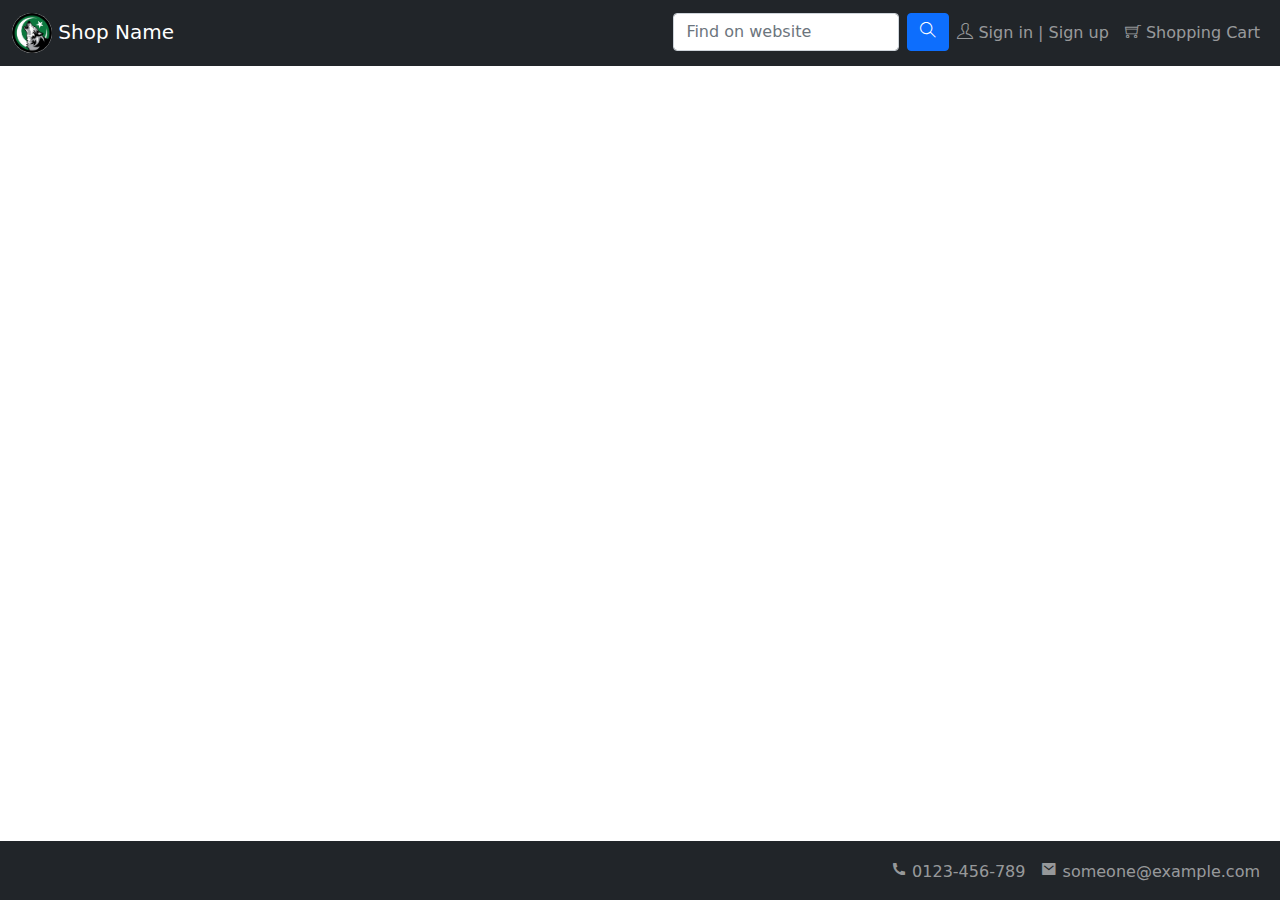
<file: index.html>
<!DOCTYPE html>
<html lang="en">
<head>
    <meta charset="UTF-8">
    <meta http-equiv="X-UA-Compatible" content="IE=edge">
    <meta name="viewport" content="width=device-width, initial-scale=1.0">
    <link rel="stylesheet" href="./asset/css/style.css">
    <link href="./bootstrap-5.0.2-dist/css/bootstrap.min.css" rel="stylesheet" integrity="sha384-EVSTQN3/azprG1Anm3QDgpJLIm9Nao0Yz1ztcQTwFspd3yD65VohhpuuCOmLASjC" crossorigin="anonymous">
    <link href="./asset/themify-icons/themify-icons.css" rel="stylesheet">
    <link rel="stylesheet" href="./asset/fonts/remixicon.css">
    <title>Hello World</title>
</head>
<body>
    <div id="header"  >
        <br><br><br>

        <nav class="navbar navbar-expand-lg navbar-dark bg-dark fixed-top">
            <div class="container-fluid">
                <a class="navbar-brand" href="index.html">
                    <img src="./asset/image/Untitled.png" alt="Logo" style="width:40px;" class="rounded-pill"> Shop Name
                </a>
                <div class="d-flex flex-grow-1">
                    <div class="w-100 text-right">
                        <button class="navbar-toggler" type="button" data-bs-toggle="collapse" data-bs-target="#mynavbar">
                            <span class="navbar-toggler-icon"></span>
                        </button>
                    </div>
                </div>
                <div class="collapse navbar-collapse flex-grow-1 text-right" id="mynavbar">
                    <ul class="navbar-nav ms-auto flex-nowrap">
                        <li class="nav-item">
                            <form class="d-flex">
                                <input class="form-control me-2" type="text" placeholder="Find on website">
                                <button class="btn btn-primary" type="button">
                                    <i class="ti-search"></i>
                                </button>
                            </form>
                        </li>
                        <li class="nav-item">
                            <a class="nav-link" href="./login.html">
                                <i class="ti-user"></i> Sign in | Sign up
                            </a>
                        </li>
                        <li class="nav-item">
                            <a class="nav-link" href="javascript:void(0)">
                                <i class="ti-shopping-cart"></i> Shopping Cart
                            </a>
                        </li>

                    </ul>
                </div>
            </div>
        </nav>

        <!-- <nav class="navbar navbar-expand-sm navbar-dark bg-dark fixed-top" id="navbar_top"> 
            <div class="container-fluid">
            <a class="navbar-brand" href="index.html">
                <img src="./asset/image/Untitled.png" alt="Logo" style="width:40px;" class="rounded-pill"> Shop Name
            </a>
            <button class="navbar-toggler" 
                    type="button" 
                    data-bs-toggle="collapse" 
                    data-bs-target="#mynavbar">
                    <span class="navbar-toggler-icon"></span>
            </button>
            <div class="d-flex align-items-center">
                <div class="collapse navbar-collapse" id="mynavbar">
                    <form class="d-flex">
                        <input class="form-control me-2" type="text" placeholder="Find on website">
                        <button class="btn btn-primary" type="button">
                            <i class="ti-search"></i>
                        </button>
                    </form>
                    <ul class="navbar-nav me-auto">
                    <li class="nav-item">
                        <a class="nav-link" href="./login.html">
                            <i class="ti-user"></i> Sign in | Sign up
                        </a>
                    </li>
                    <li class="nav-item">
                        <a class="nav-link" href="javascript:void(0)">
                            <i class="ti-shopping-cart"></i> Shopping Cart
                        </a>
                    </li>
                    </ul>
                </div>
            </div>
            </div>
        </nav> -->
    </div>

    <div id="content">

    </div>

    <footer class="" id="footer-index">
        <nav class="navbar navbar-expand-lg navbar-dark bg-dark fixed-bottom">
            <div class="container-fluid">
                <div class="d-flex flex-grow-1">
                    <div class="w-100 text-right">
                        <button class="navbar-toggler" type="button" data-bs-toggle="collapse" data-bs-target="#myFooter">
                            <span class="navbar-toggler-icon"></span>
                        </button>
                    </div>
                </div>
                <div class="collapse navbar-collapse flex-grow-1 text-right" id="myFooter">
                    <ul class="navbar-nav ms-auto flex-nowrap">
                        <li class="nav-item">
                            <a href="tel:+123456789" class="nav-link">
                                <i class="ri-phone-fill"></i> 0123-456-789
                            </a>
                        </li>
                        <li class="nav-item">
                            <a href="mailto:someone@example.com" class="nav-link">
                                <i class="ri-mail-fill"></i> someone@example.com
                            </a>
                        </li>

                    </ul>
                </div>
            </div>
        </nav>
    </footer>

    <script src="./bootstrap-5.0.2-dist/js/bootstrap.bundle.min.js" integrity="sha384-MrcW6ZMFYlzcLA8Nl+NtUVF0sA7MsXsP1UyJoMp4YLEuNSfAP+JcXn/tWtIaxVXM" crossorigin="anonymous"></script>
</body>
</html>
</file>
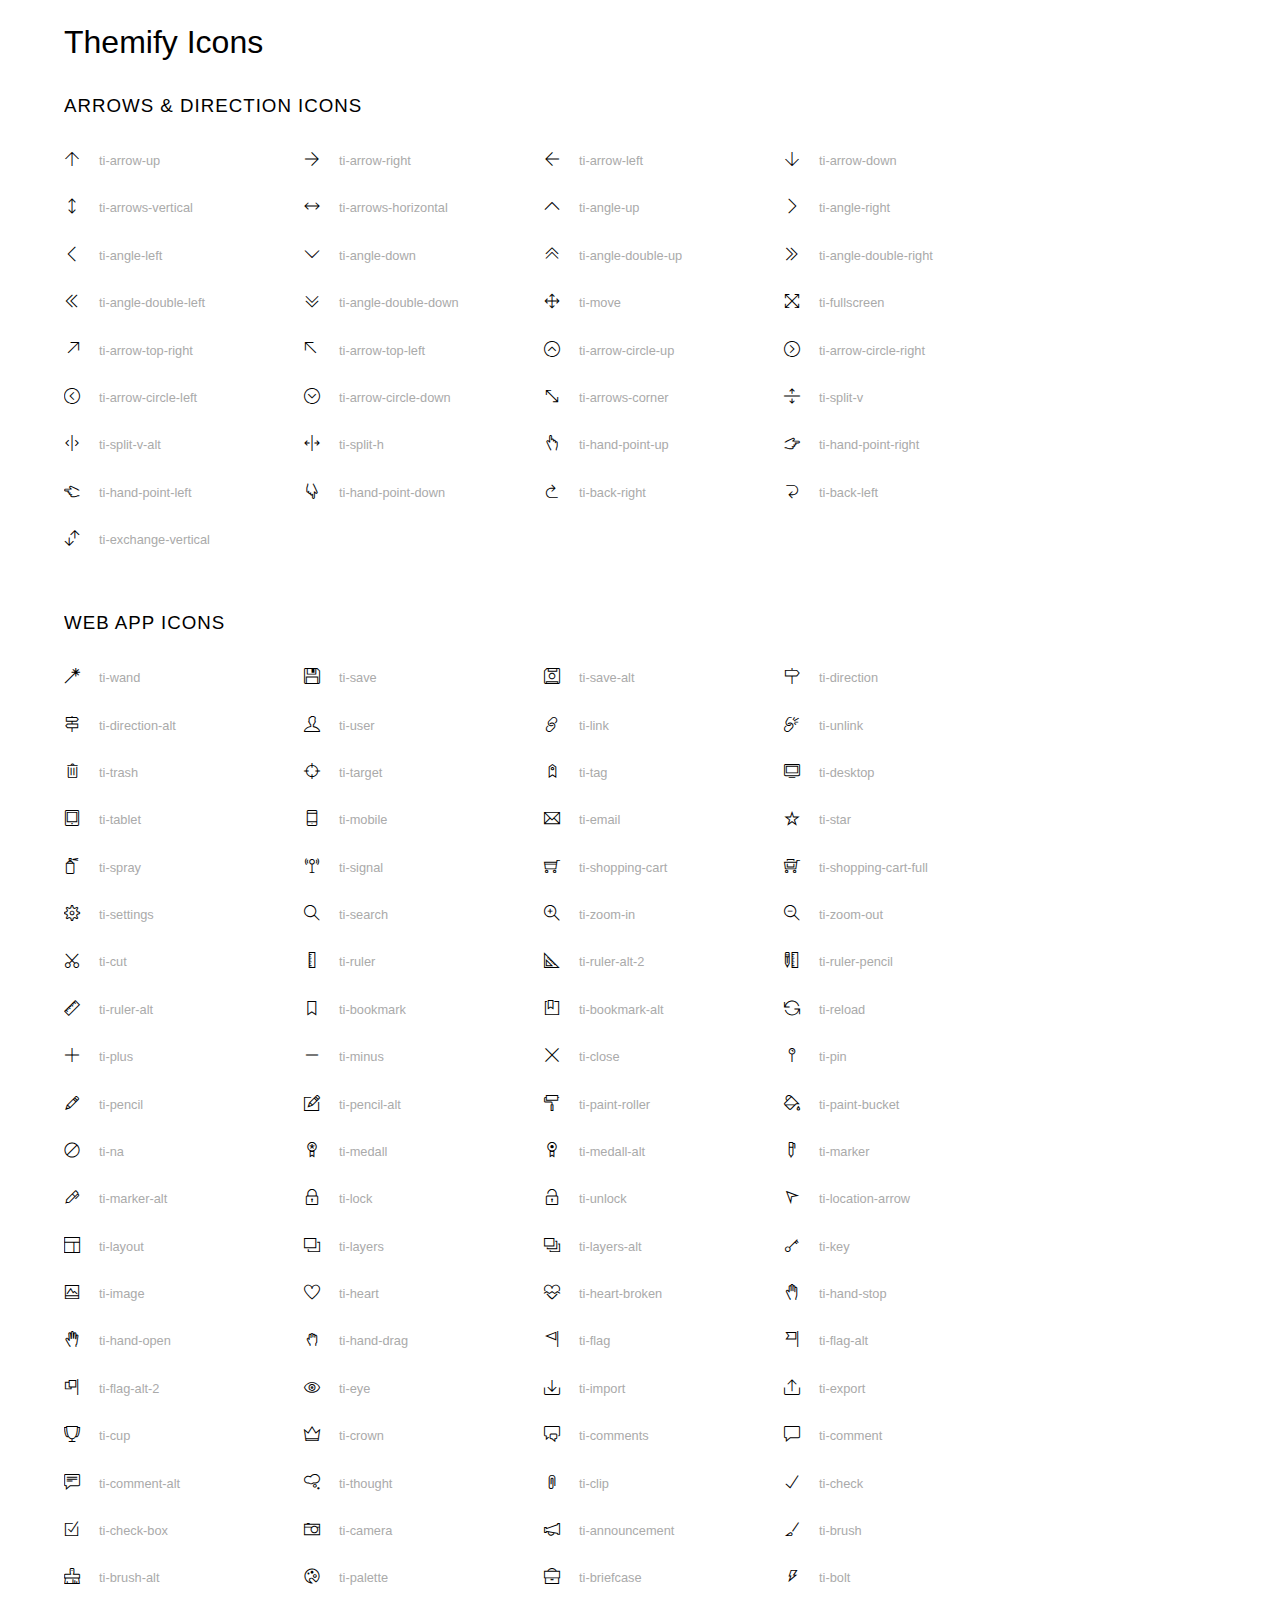
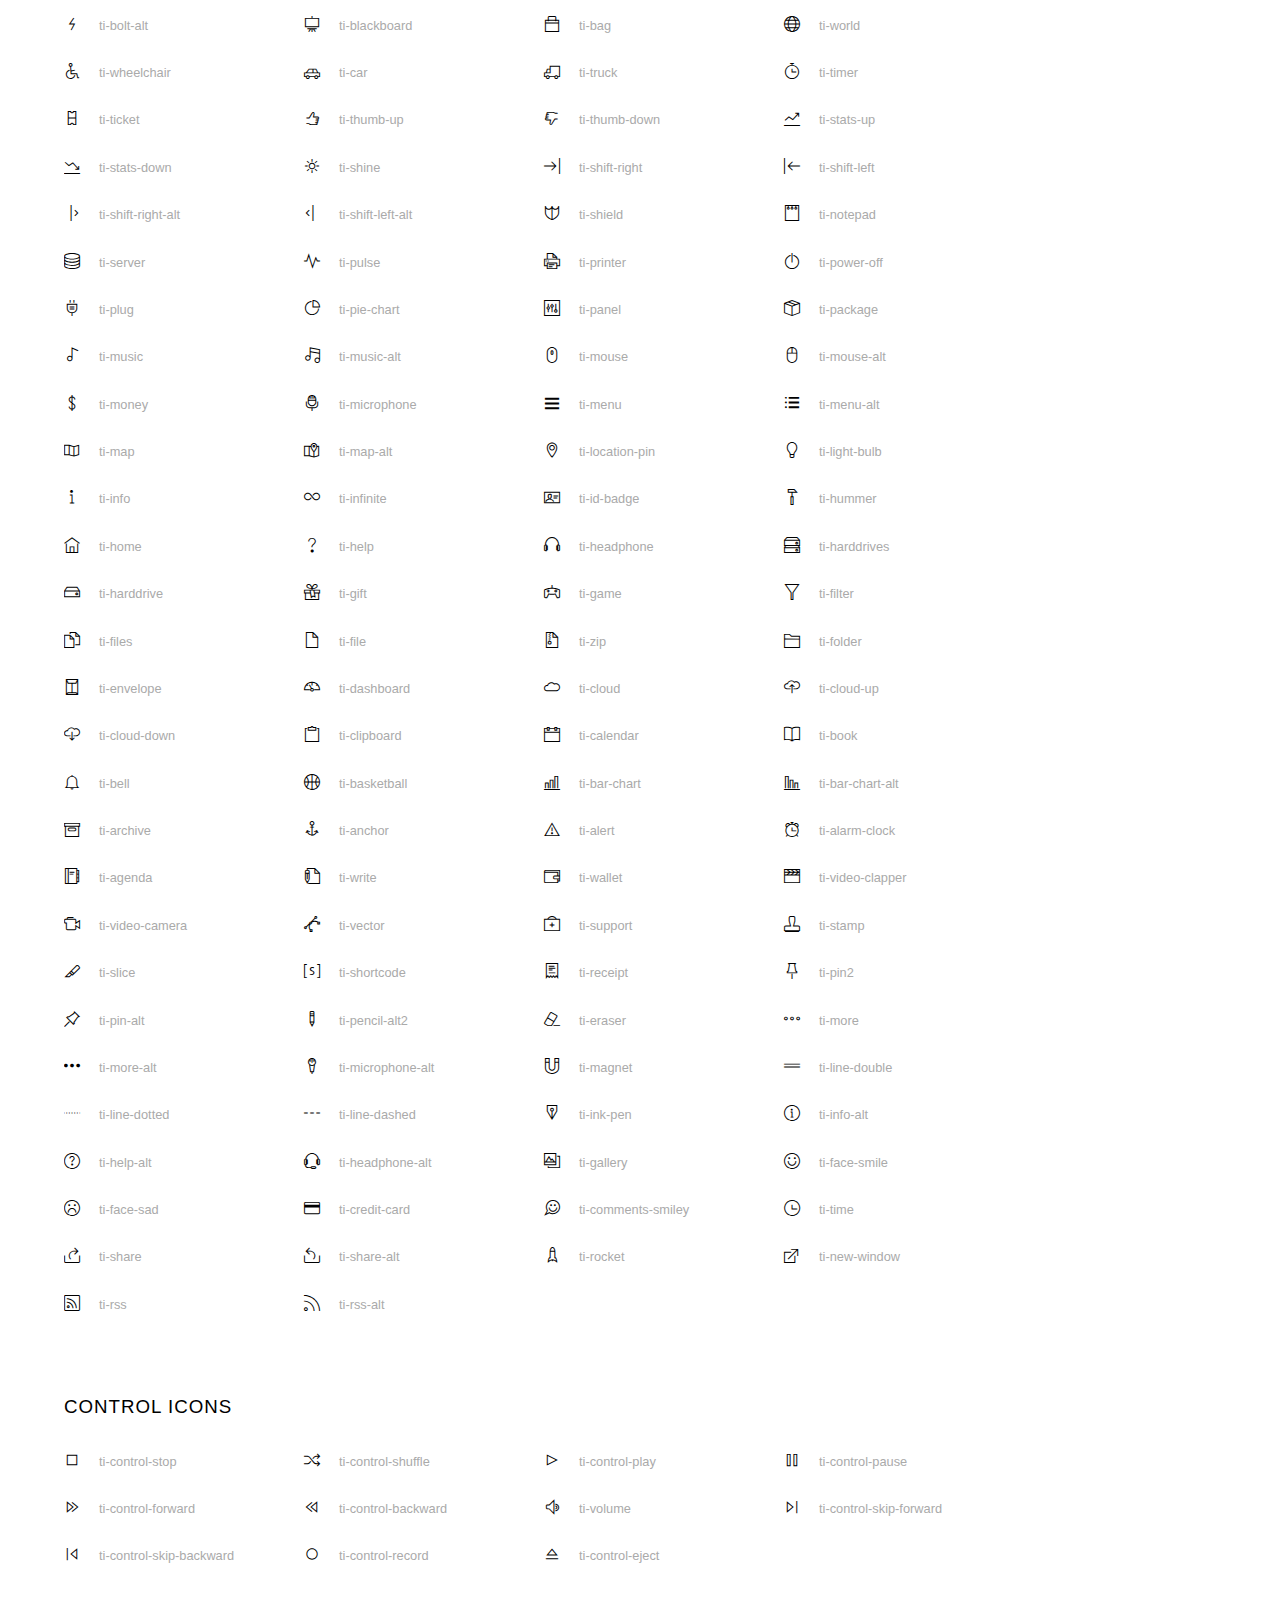
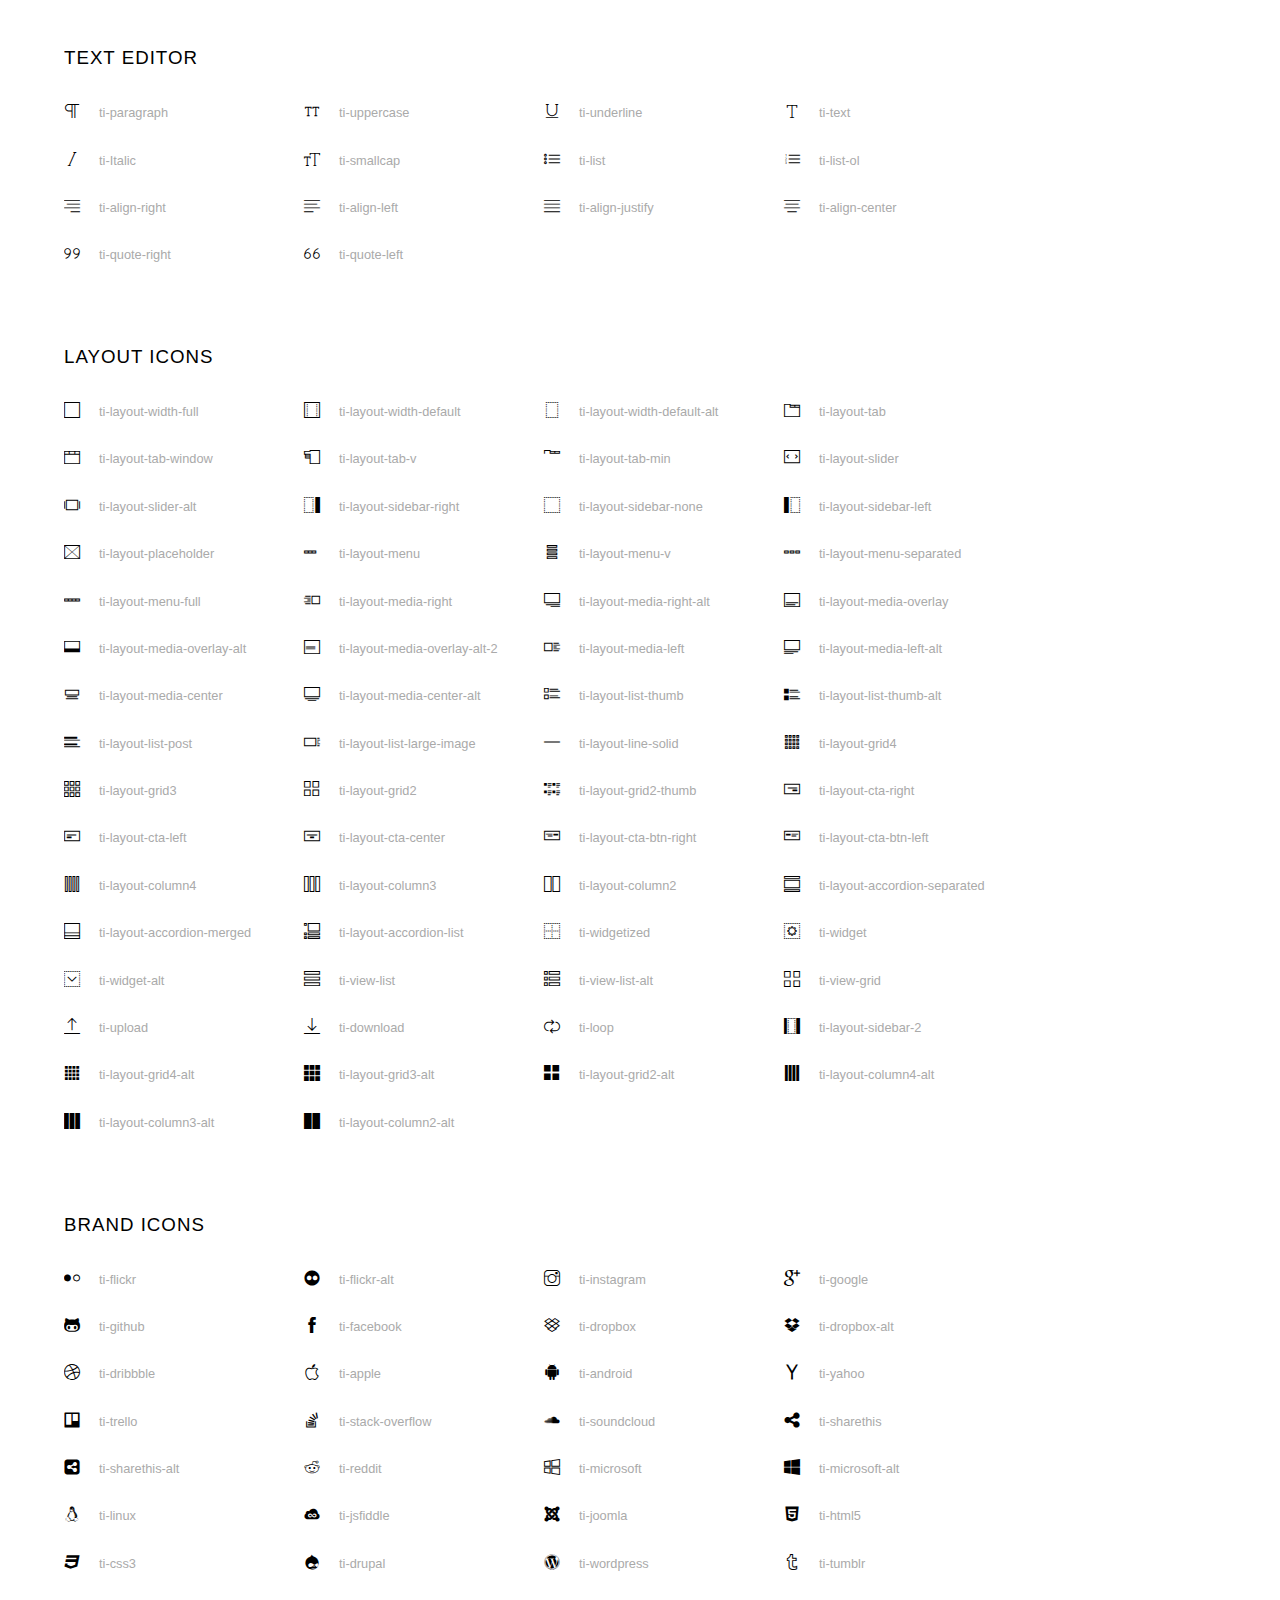
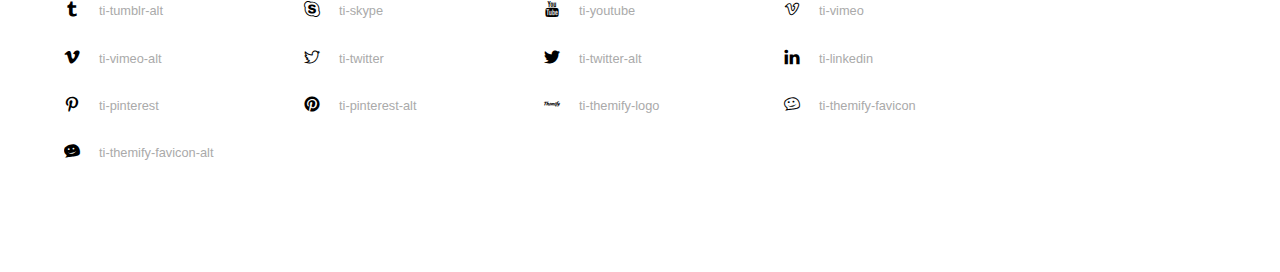
<file: asset/themify-icons/index.html>
<!doctype html>
<html>
<head>
	<meta charset="utf-8">
	<title>Themify Icon Font</title>
	<meta name="viewport" content="width=device-width">
	<link rel="stylesheet" href="demo-files/demo.css">
	<link rel="stylesheet" href="themify-icons.css">
	<!--[if lt IE 8]><!-->
	<link rel="stylesheet" href="ie7/ie7.css">
	<!--<![endif]-->
</head>
<body>
	<h1>Themify Icons</h1>

	<div class="icon-section">

		<div class="icon-section">
			<h3>Arrows &amp; Direction Icons </h3>

			<div class="icon-container">
				<span class="ti-arrow-up"></span><span class="icon-name"> ti-arrow-up</span>
			</div>
			<div class="icon-container">
				<span class="ti-arrow-right"></span><span class="icon-name"> ti-arrow-right</span>
			</div>
			<div class="icon-container">
				<span class="ti-arrow-left"></span><span class="icon-name"> ti-arrow-left</span>
			</div>
			<div class="icon-container">
				<span class="ti-arrow-down"></span><span class="icon-name"> ti-arrow-down</span>
			</div>
			<div class="icon-container">
				<span class="ti-arrows-vertical"></span><span class="icon-name"> ti-arrows-vertical</span>
			</div>
			<div class="icon-container">
				<span class="ti-arrows-horizontal"></span><span class="icon-name"> ti-arrows-horizontal</span>
			</div>
			<div class="icon-container">
				<span class="ti-angle-up"></span><span class="icon-name"> ti-angle-up</span>
			</div>
			<div class="icon-container">
				<span class="ti-angle-right"></span><span class="icon-name"> ti-angle-right</span>
			</div>
			<div class="icon-container">
				<span class="ti-angle-left"></span><span class="icon-name"> ti-angle-left</span>
			</div>
			<div class="icon-container">
				<span class="ti-angle-down"></span><span class="icon-name"> ti-angle-down</span>
			</div>	
			<div class="icon-container">
				<span class="ti-angle-double-up"></span><span class="icon-name"> ti-angle-double-up</span>
			</div>
			<div class="icon-container">
				<span class="ti-angle-double-right"></span><span class="icon-name"> ti-angle-double-right</span>
			</div>
			<div class="icon-container">
				<span class="ti-angle-double-left"></span><span class="icon-name"> ti-angle-double-left</span>
			</div>
			<div class="icon-container">
				<span class="ti-angle-double-down"></span><span class="icon-name"> ti-angle-double-down</span>
			</div>					
			<div class="icon-container">
				<span class="ti-move"></span><span class="icon-name"> ti-move</span>
			</div>
			<div class="icon-container">
				<span class="ti-fullscreen"></span><span class="icon-name"> ti-fullscreen</span>
			</div>
			<div class="icon-container">
				<span class="ti-arrow-top-right"></span><span class="icon-name"> ti-arrow-top-right</span>
			</div>
			<div class="icon-container">
				<span class="ti-arrow-top-left"></span><span class="icon-name"> ti-arrow-top-left</span>
			</div>
			<div class="icon-container">
				<span class="ti-arrow-circle-up"></span><span class="icon-name"> ti-arrow-circle-up</span>
			</div>
			<div class="icon-container">
				<span class="ti-arrow-circle-right"></span><span class="icon-name"> ti-arrow-circle-right</span>
			</div>
			<div class="icon-container">
				<span class="ti-arrow-circle-left"></span><span class="icon-name"> ti-arrow-circle-left</span>
			</div>
			<div class="icon-container">
				<span class="ti-arrow-circle-down"></span><span class="icon-name"> ti-arrow-circle-down</span>
			</div>
			<div class="icon-container">
				<span class="ti-arrows-corner"></span><span class="icon-name"> ti-arrows-corner</span>
			</div>
			<div class="icon-container">
				<span class="ti-split-v"></span><span class="icon-name"> ti-split-v</span>
			</div>

			<div class="icon-container">
				<span class="ti-split-v-alt"></span><span class="icon-name"> ti-split-v-alt</span>
			</div>
			<div class="icon-container">
				<span class="ti-split-h"></span><span class="icon-name"> ti-split-h</span>
			</div>
			<div class="icon-container">
				<span class="ti-hand-point-up"></span><span class="icon-name"> ti-hand-point-up</span>
			</div>
			<div class="icon-container">
				<span class="ti-hand-point-right"></span><span class="icon-name"> ti-hand-point-right</span>
			</div>
			<div class="icon-container">
				<span class="ti-hand-point-left"></span><span class="icon-name"> ti-hand-point-left</span>
			</div>
			<div class="icon-container">
				<span class="ti-hand-point-down"></span><span class="icon-name"> ti-hand-point-down</span>
			</div>
			<div class="icon-container">
				<span class="ti-back-right"></span><span class="icon-name"> ti-back-right</span>
			</div>
			<div class="icon-container">
				<span class="ti-back-left"></span><span class="icon-name"> ti-back-left</span>
			</div>
			<div class="icon-container">
				<span class="ti-exchange-vertical"></span><span class="icon-name"> ti-exchange-vertical</span>
			</div>

		</div> <!-- Arrows Icons -->



		<h3>Web App Icons</h3>
		
		<div class="icon-section">

			<div class="icon-container">
				<span class="ti-wand"></span><span class="icon-name"> ti-wand</span>
			</div>
			<div class="icon-container">
				<span class="ti-save"></span><span class="icon-name"> ti-save</span>
			</div>
			<div class="icon-container">
				<span class="ti-save-alt"></span><span class="icon-name"> ti-save-alt</span>
			</div>

			<div class="icon-container">
				<span class="ti-direction"></span><span class="icon-name"> ti-direction</span>
			</div>
			<div class="icon-container">
				<span class="ti-direction-alt"></span><span class="icon-name"> ti-direction-alt</span>
			</div>
			<div class="icon-container">
				<span class="ti-user"></span><span class="icon-name"> ti-user</span>
			</div>
			<div class="icon-container">
				<span class="ti-link"></span><span class="icon-name"> ti-link</span>
			</div>
			<div class="icon-container">
				<span class="ti-unlink"></span><span class="icon-name"> ti-unlink</span>
			</div>
			<div class="icon-container">
				<span class="ti-trash"></span><span class="icon-name"> ti-trash</span>
			</div>
			<div class="icon-container">
				<span class="ti-target"></span><span class="icon-name"> ti-target</span>
			</div>
			<div class="icon-container">
				<span class="ti-tag"></span><span class="icon-name"> ti-tag</span>
			</div>
			<div class="icon-container">
				<span class="ti-desktop"></span><span class="icon-name"> ti-desktop</span>
			</div>
			<div class="icon-container">
				<span class="ti-tablet"></span><span class="icon-name"> ti-tablet</span>
			</div>
			<div class="icon-container">
				<span class="ti-mobile"></span><span class="icon-name"> ti-mobile</span>
			</div>
			<div class="icon-container">
				<span class="ti-email"></span><span class="icon-name"> ti-email</span>
			</div>	
			<div class="icon-container">
				<span class="ti-star"></span><span class="icon-name"> ti-star</span>
			</div>
			<div class="icon-container">
				<span class="ti-spray"></span><span class="icon-name"> ti-spray</span>
			</div>
			<div class="icon-container">
				<span class="ti-signal"></span><span class="icon-name"> ti-signal</span>
			</div>
			<div class="icon-container">
				<span class="ti-shopping-cart"></span><span class="icon-name"> ti-shopping-cart</span>
			</div>
			<div class="icon-container">
				<span class="ti-shopping-cart-full"></span><span class="icon-name"> ti-shopping-cart-full</span>
			</div>
			<div class="icon-container">
				<span class="ti-settings"></span><span class="icon-name"> ti-settings</span>
			</div>
			<div class="icon-container">
				<span class="ti-search"></span><span class="icon-name"> ti-search</span>
			</div>
			<div class="icon-container">
				<span class="ti-zoom-in"></span><span class="icon-name"> ti-zoom-in</span>
			</div>
			<div class="icon-container">
				<span class="ti-zoom-out"></span><span class="icon-name"> ti-zoom-out</span>
			</div>
			<div class="icon-container">
				<span class="ti-cut"></span><span class="icon-name"> ti-cut</span>
			</div>
			<div class="icon-container">
				<span class="ti-ruler"></span><span class="icon-name"> ti-ruler</span>
			</div>
			<div class="icon-container">
				<span class="ti-ruler-alt-2"></span><span class="icon-name"> ti-ruler-alt-2</span>
			</div>			
			<div class="icon-container">
				<span class="ti-ruler-pencil"></span><span class="icon-name"> ti-ruler-pencil</span>
			</div>
			<div class="icon-container">
				<span class="ti-ruler-alt"></span><span class="icon-name"> ti-ruler-alt</span>
			</div>
			<div class="icon-container">
				<span class="ti-bookmark"></span><span class="icon-name"> ti-bookmark</span>
			</div>
			<div class="icon-container">
				<span class="ti-bookmark-alt"></span><span class="icon-name"> ti-bookmark-alt</span>
			</div>
			<div class="icon-container">
				<span class="ti-reload"></span><span class="icon-name"> ti-reload</span>
			</div>
			<div class="icon-container">
				<span class="ti-plus"></span><span class="icon-name"> ti-plus</span>
			</div>
			<div class="icon-container">
				<span class="ti-minus"></span><span class="icon-name"> ti-minus</span>
			</div>
			<div class="icon-container">
				<span class="ti-close"></span><span class="icon-name"> ti-close</span>
			</div>			
			<div class="icon-container">
				<span class="ti-pin"></span><span class="icon-name"> ti-pin</span>
			</div>
			<div class="icon-container">
				<span class="ti-pencil"></span><span class="icon-name"> ti-pencil</span>
			</div>
					
		  	<div class="icon-container">
				<span class="ti-pencil-alt"></span><span class="icon-name"> ti-pencil-alt</span>
			</div>
			<div class="icon-container">
				<span class="ti-paint-roller"></span><span class="icon-name"> ti-paint-roller</span>
			</div>
			<div class="icon-container">
				<span class="ti-paint-bucket"></span><span class="icon-name"> ti-paint-bucket</span>
			</div>
			<div class="icon-container">
				<span class="ti-na"></span><span class="icon-name"> ti-na</span>
			</div>
			<div class="icon-container">
				<span class="ti-medall"></span><span class="icon-name"> ti-medall</span>
			</div>
			<div class="icon-container">
				<span class="ti-medall-alt"></span><span class="icon-name"> ti-medall-alt</span>
			</div>
			<div class="icon-container">
				<span class="ti-marker"></span><span class="icon-name"> ti-marker</span>
			</div>
			<div class="icon-container">
				<span class="ti-marker-alt"></span><span class="icon-name"> ti-marker-alt</span>
			</div>

			<div class="icon-container">
				<span class="ti-lock"></span><span class="icon-name"> ti-lock</span>
			</div>
			<div class="icon-container">
				<span class="ti-unlock"></span><span class="icon-name"> ti-unlock</span>
			</div>
			<div class="icon-container">
				<span class="ti-location-arrow"></span><span class="icon-name"> ti-location-arrow</span>
			</div>
			<div class="icon-container">
				<span class="ti-layout"></span><span class="icon-name"> ti-layout</span>
			</div>
			<div class="icon-container">
				<span class="ti-layers"></span><span class="icon-name"> ti-layers</span>
			</div>
			<div class="icon-container">
				<span class="ti-layers-alt"></span><span class="icon-name"> ti-layers-alt</span>
			</div>
			<div class="icon-container">
				<span class="ti-key"></span><span class="icon-name"> ti-key</span>
			</div>
			<div class="icon-container">
				<span class="ti-image"></span><span class="icon-name"> ti-image</span>
			</div>
			<div class="icon-container">
				<span class="ti-heart"></span><span class="icon-name"> ti-heart</span>
			</div>
			<div class="icon-container">
				<span class="ti-heart-broken"></span><span class="icon-name"> ti-heart-broken</span>
			</div>
			<div class="icon-container">
				<span class="ti-hand-stop"></span><span class="icon-name"> ti-hand-stop</span>
			</div>
			<div class="icon-container">
				<span class="ti-hand-open"></span><span class="icon-name"> ti-hand-open</span>
			</div>
			<div class="icon-container">
				<span class="ti-hand-drag"></span><span class="icon-name"> ti-hand-drag</span>
			</div>
			<div class="icon-container">
				<span class="ti-flag"></span><span class="icon-name"> ti-flag</span>
			</div>
			<div class="icon-container">
				<span class="ti-flag-alt"></span><span class="icon-name"> ti-flag-alt</span>
			</div>
			<div class="icon-container">
				<span class="ti-flag-alt-2"></span><span class="icon-name"> ti-flag-alt-2</span>
			</div>
			<div class="icon-container">
				<span class="ti-eye"></span><span class="icon-name"> ti-eye</span>
			</div>
			<div class="icon-container">
				<span class="ti-import"></span><span class="icon-name"> ti-import</span>
			</div>			
			<div class="icon-container">
				<span class="ti-export"></span><span class="icon-name"> ti-export</span>
			</div>
			<div class="icon-container">
				<span class="ti-cup"></span><span class="icon-name"> ti-cup</span>
			</div>
			<div class="icon-container">
				<span class="ti-crown"></span><span class="icon-name"> ti-crown</span>
			</div>
			<div class="icon-container">
				<span class="ti-comments"></span><span class="icon-name"> ti-comments</span>
			</div>
			<div class="icon-container">
				<span class="ti-comment"></span><span class="icon-name"> ti-comment</span>
			</div>
			<div class="icon-container">
				<span class="ti-comment-alt"></span><span class="icon-name"> ti-comment-alt</span>
			</div>
			<div class="icon-container">
				<span class="ti-thought"></span><span class="icon-name"> ti-thought</span>
			</div>			
			<div class="icon-container">
				<span class="ti-clip"></span><span class="icon-name"> ti-clip</span>
			</div>

			<div class="icon-container">
				<span class="ti-check"></span><span class="icon-name"> ti-check</span>
			</div>
			<div class="icon-container">
				<span class="ti-check-box"></span><span class="icon-name"> ti-check-box</span>
			</div>
			<div class="icon-container">
				<span class="ti-camera"></span><span class="icon-name"> ti-camera</span>
			</div>
			<div class="icon-container">
				<span class="ti-announcement"></span><span class="icon-name"> ti-announcement</span>
			</div>
			<div class="icon-container">
				<span class="ti-brush"></span><span class="icon-name"> ti-brush</span>
			</div>
			<div class="icon-container">
				<span class="ti-brush-alt"></span><span class="icon-name"> ti-brush-alt</span>
			</div>
			<div class="icon-container">
				<span class="ti-palette"></span><span class="icon-name"> ti-palette</span>
			</div>			
			<div class="icon-container">
				<span class="ti-briefcase"></span><span class="icon-name"> ti-briefcase</span>
			</div>
			<div class="icon-container">
				<span class="ti-bolt"></span><span class="icon-name"> ti-bolt</span>
			</div>
			<div class="icon-container">
				<span class="ti-bolt-alt"></span><span class="icon-name"> ti-bolt-alt</span>
			</div>
			<div class="icon-container">
				<span class="ti-blackboard"></span><span class="icon-name"> ti-blackboard</span>
			</div>
			<div class="icon-container">
				<span class="ti-bag"></span><span class="icon-name"> ti-bag</span>
			</div>
			<div class="icon-container">
				<span class="ti-world"></span><span class="icon-name"> ti-world</span>
			</div>
			<div class="icon-container">
				<span class="ti-wheelchair"></span><span class="icon-name"> ti-wheelchair</span>
			</div>
			<div class="icon-container">
				<span class="ti-car"></span><span class="icon-name"> ti-car</span>
			</div>
			<div class="icon-container">
				<span class="ti-truck"></span><span class="icon-name"> ti-truck</span>
			</div>
			<div class="icon-container">
				<span class="ti-timer"></span><span class="icon-name"> ti-timer</span>
			</div>
			<div class="icon-container">
				<span class="ti-ticket"></span><span class="icon-name"> ti-ticket</span>
			</div>
			<div class="icon-container">
				<span class="ti-thumb-up"></span><span class="icon-name"> ti-thumb-up</span>
			</div>
			<div class="icon-container">
				<span class="ti-thumb-down"></span><span class="icon-name"> ti-thumb-down</span>
			</div>

			<div class="icon-container">
				<span class="ti-stats-up"></span><span class="icon-name"> ti-stats-up</span>
			</div>
			<div class="icon-container">
				<span class="ti-stats-down"></span><span class="icon-name"> ti-stats-down</span>
			</div>
			<div class="icon-container">
				<span class="ti-shine"></span><span class="icon-name"> ti-shine</span>
			</div>
			<div class="icon-container">
				<span class="ti-shift-right"></span><span class="icon-name"> ti-shift-right</span>
			</div>
			<div class="icon-container">
				<span class="ti-shift-left"></span><span class="icon-name"> ti-shift-left</span>
			</div>

			<div class="icon-container">
				<span class="ti-shift-right-alt"></span><span class="icon-name"> ti-shift-right-alt</span>
			</div>
			<div class="icon-container">
				<span class="ti-shift-left-alt"></span><span class="icon-name"> ti-shift-left-alt</span>
			</div>
			<div class="icon-container">
				<span class="ti-shield"></span><span class="icon-name"> ti-shield</span>
			</div>
			<div class="icon-container">
				<span class="ti-notepad"></span><span class="icon-name"> ti-notepad</span>
			</div>
			<div class="icon-container">
				<span class="ti-server"></span><span class="icon-name"> ti-server</span>
			</div>

			<div class="icon-container">
				<span class="ti-pulse"></span><span class="icon-name"> ti-pulse</span>
			</div>
			<div class="icon-container">
				<span class="ti-printer"></span><span class="icon-name"> ti-printer</span>
			</div>
			<div class="icon-container">
				<span class="ti-power-off"></span><span class="icon-name"> ti-power-off</span>
			</div>
			<div class="icon-container">
				<span class="ti-plug"></span><span class="icon-name"> ti-plug</span>
			</div>
			<div class="icon-container">
				<span class="ti-pie-chart"></span><span class="icon-name"> ti-pie-chart</span>
			</div>

			<div class="icon-container">
				<span class="ti-panel"></span><span class="icon-name"> ti-panel</span>
			</div>
			<div class="icon-container">
				<span class="ti-package"></span><span class="icon-name"> ti-package</span>
			</div>
			<div class="icon-container">
				<span class="ti-music"></span><span class="icon-name"> ti-music</span>
			</div>
			<div class="icon-container">
				<span class="ti-music-alt"></span><span class="icon-name"> ti-music-alt</span>
			</div>
			<div class="icon-container">
				<span class="ti-mouse"></span><span class="icon-name"> ti-mouse</span>
			</div>
			<div class="icon-container">
				<span class="ti-mouse-alt"></span><span class="icon-name"> ti-mouse-alt</span>
			</div>
			<div class="icon-container">
				<span class="ti-money"></span><span class="icon-name"> ti-money</span>
			</div>
			<div class="icon-container">
				<span class="ti-microphone"></span><span class="icon-name"> ti-microphone</span>
			</div>
			<div class="icon-container">
				<span class="ti-menu"></span><span class="icon-name"> ti-menu</span>
			</div>
			<div class="icon-container">
				<span class="ti-menu-alt"></span><span class="icon-name"> ti-menu-alt</span>
			</div>
			<div class="icon-container">
				<span class="ti-map"></span><span class="icon-name"> ti-map</span>
			</div>
			<div class="icon-container">
				<span class="ti-map-alt"></span><span class="icon-name"> ti-map-alt</span>
			</div>

			<div class="icon-container">
				<span class="ti-location-pin"></span><span class="icon-name"> ti-location-pin</span>
			</div>

			<div class="icon-container">
				<span class="ti-light-bulb"></span><span class="icon-name"> ti-light-bulb</span>
			</div>
			<div class="icon-container">
				<span class="ti-info"></span><span class="icon-name"> ti-info</span>
			</div>
			<div class="icon-container">
				<span class="ti-infinite"></span><span class="icon-name"> ti-infinite</span>
			</div>
			<div class="icon-container">
				<span class="ti-id-badge"></span><span class="icon-name"> ti-id-badge</span>
			</div>
			<div class="icon-container">
				<span class="ti-hummer"></span><span class="icon-name"> ti-hummer</span>
			</div>
			<div class="icon-container">
				<span class="ti-home"></span><span class="icon-name"> ti-home</span>
			</div>
			<div class="icon-container">
				<span class="ti-help"></span><span class="icon-name"> ti-help</span>
			</div>
			<div class="icon-container">
				<span class="ti-headphone"></span><span class="icon-name"> ti-headphone</span>
			</div>
			<div class="icon-container">
				<span class="ti-harddrives"></span><span class="icon-name"> ti-harddrives</span>
			</div>
			<div class="icon-container">
				<span class="ti-harddrive"></span><span class="icon-name"> ti-harddrive</span>
			</div>
			<div class="icon-container">
				<span class="ti-gift"></span><span class="icon-name"> ti-gift</span>
			</div>
			<div class="icon-container">
				<span class="ti-game"></span><span class="icon-name"> ti-game</span>
			</div>
			<div class="icon-container">
				<span class="ti-filter"></span><span class="icon-name"> ti-filter</span>
			</div>
			<div class="icon-container">
				<span class="ti-files"></span><span class="icon-name"> ti-files</span>
			</div>
			<div class="icon-container">
				<span class="ti-file"></span><span class="icon-name"> ti-file</span>
			</div>
			<div class="icon-container">
				<span class="ti-zip"></span><span class="icon-name"> ti-zip</span>
			</div>
			<div class="icon-container">
				<span class="ti-folder"></span><span class="icon-name"> ti-folder</span>
			</div>			
			<div class="icon-container">
				<span class="ti-envelope"></span><span class="icon-name"> ti-envelope</span>
			</div>


			<div class="icon-container">
				<span class="ti-dashboard"></span><span class="icon-name"> ti-dashboard</span>
			</div>
			<div class="icon-container">
				<span class="ti-cloud"></span><span class="icon-name"> ti-cloud</span>
			</div>
			<div class="icon-container">
				<span class="ti-cloud-up"></span><span class="icon-name"> ti-cloud-up</span>
			</div>
			<div class="icon-container">
				<span class="ti-cloud-down"></span><span class="icon-name"> ti-cloud-down</span>
			</div>
			<div class="icon-container">
				<span class="ti-clipboard"></span><span class="icon-name"> ti-clipboard</span>
			</div>
			<div class="icon-container">
				<span class="ti-calendar"></span><span class="icon-name"> ti-calendar</span>
			</div>
			<div class="icon-container">
				<span class="ti-book"></span><span class="icon-name"> ti-book</span>
			</div>
			<div class="icon-container">
				<span class="ti-bell"></span><span class="icon-name"> ti-bell</span>
			</div>
			<div class="icon-container">
				<span class="ti-basketball"></span><span class="icon-name"> ti-basketball</span>
			</div>
			<div class="icon-container">
				<span class="ti-bar-chart"></span><span class="icon-name"> ti-bar-chart</span>
			</div>
			<div class="icon-container">
				<span class="ti-bar-chart-alt"></span><span class="icon-name"> ti-bar-chart-alt</span>
			</div>


			<div class="icon-container">
				<span class="ti-archive"></span><span class="icon-name"> ti-archive</span>
			</div>
			<div class="icon-container">
				<span class="ti-anchor"></span><span class="icon-name"> ti-anchor</span>
			</div>

			<div class="icon-container">
				<span class="ti-alert"></span><span class="icon-name"> ti-alert</span>
			</div>
			<div class="icon-container">
				<span class="ti-alarm-clock"></span><span class="icon-name"> ti-alarm-clock</span>
			</div>
			<div class="icon-container">
				<span class="ti-agenda"></span><span class="icon-name"> ti-agenda</span>
			</div>
			<div class="icon-container">
				<span class="ti-write"></span><span class="icon-name"> ti-write</span>
			</div>

			<div class="icon-container">
				<span class="ti-wallet"></span><span class="icon-name"> ti-wallet</span>
			</div>
			<div class="icon-container">
				<span class="ti-video-clapper"></span><span class="icon-name"> ti-video-clapper</span>
			</div>
			<div class="icon-container">
				<span class="ti-video-camera"></span><span class="icon-name"> ti-video-camera</span>
			</div>
			<div class="icon-container">
				<span class="ti-vector"></span><span class="icon-name"> ti-vector</span>
			</div>

			<div class="icon-container">
				<span class="ti-support"></span><span class="icon-name"> ti-support</span>
			</div>
			<div class="icon-container">
				<span class="ti-stamp"></span><span class="icon-name"> ti-stamp</span>
			</div>
			<div class="icon-container">
				<span class="ti-slice"></span><span class="icon-name"> ti-slice</span>
			</div>
			<div class="icon-container">
				<span class="ti-shortcode"></span><span class="icon-name"> ti-shortcode</span>
			</div>
			<div class="icon-container">
				<span class="ti-receipt"></span><span class="icon-name"> ti-receipt</span>
			</div>
			<div class="icon-container">
				<span class="ti-pin2"></span><span class="icon-name"> ti-pin2</span>
			</div>
			<div class="icon-container">
				<span class="ti-pin-alt"></span><span class="icon-name"> ti-pin-alt</span>
			</div>
			<div class="icon-container">
				<span class="ti-pencil-alt2"></span><span class="icon-name"> ti-pencil-alt2</span>
			</div>
			<div class="icon-container">
				<span class="ti-eraser"></span><span class="icon-name"> ti-eraser</span>
			</div>			
			<div class="icon-container">
				<span class="ti-more"></span><span class="icon-name"> ti-more</span>
			</div>
			<div class="icon-container">
				<span class="ti-more-alt"></span><span class="icon-name"> ti-more-alt</span>
			</div>
			<div class="icon-container">
				<span class="ti-microphone-alt"></span><span class="icon-name"> ti-microphone-alt</span>
			</div>
			<div class="icon-container">
				<span class="ti-magnet"></span><span class="icon-name"> ti-magnet</span>
			</div>
			<div class="icon-container">
				<span class="ti-line-double"></span><span class="icon-name"> ti-line-double</span>
			</div>
			<div class="icon-container">
				<span class="ti-line-dotted"></span><span class="icon-name"> ti-line-dotted</span>
			</div>
			<div class="icon-container">
				<span class="ti-line-dashed"></span><span class="icon-name"> ti-line-dashed</span>
			</div>

			<div class="icon-container">
				<span class="ti-ink-pen"></span><span class="icon-name"> ti-ink-pen</span>
			</div>
			<div class="icon-container">
				<span class="ti-info-alt"></span><span class="icon-name"> ti-info-alt</span>
			</div>
			<div class="icon-container">
				<span class="ti-help-alt"></span><span class="icon-name"> ti-help-alt</span>
			</div>
			<div class="icon-container">
				<span class="ti-headphone-alt"></span><span class="icon-name"> ti-headphone-alt</span>
			</div>

			<div class="icon-container">
				<span class="ti-gallery"></span><span class="icon-name"> ti-gallery</span>
			</div>
			<div class="icon-container">
				<span class="ti-face-smile"></span><span class="icon-name"> ti-face-smile</span>
			</div>
			<div class="icon-container">
				<span class="ti-face-sad"></span><span class="icon-name"> ti-face-sad</span>
			</div>
			<div class="icon-container">
				<span class="ti-credit-card"></span><span class="icon-name"> ti-credit-card</span>
			</div>
			<div class="icon-container">
				<span class="ti-comments-smiley"></span><span class="icon-name"> ti-comments-smiley</span>
			</div>
			<div class="icon-container">
				<span class="ti-time"></span><span class="icon-name"> ti-time</span>
			</div>
			<div class="icon-container">
				<span class="ti-share"></span><span class="icon-name"> ti-share</span>
			</div>
			<div class="icon-container">
				<span class="ti-share-alt"></span><span class="icon-name"> ti-share-alt</span>
			</div>
			<div class="icon-container">
				<span class="ti-rocket"></span><span class="icon-name"> ti-rocket</span>
			</div>

			<div class="icon-container">
				<span class="ti-new-window"></span><span class="icon-name"> ti-new-window</span>
			</div>

			<div class="icon-container">
				<span class="ti-rss"></span><span class="icon-name"> ti-rss</span>
			</div>

			<div class="icon-container">
				<span class="ti-rss-alt"></span><span class="icon-name"> ti-rss-alt</span>
			</div>
			
		</div><!-- Web App Icons -->


		<div class="icon-section">
			<h3>Control Icons</h3>
			<div class="icon-container">
				<span class="ti-control-stop"></span><span class="icon-name"> ti-control-stop</span>
			</div>
			<div class="icon-container">
				<span class="ti-control-shuffle"></span><span class="icon-name"> ti-control-shuffle</span>
			</div>
			<div class="icon-container">
				<span class="ti-control-play"></span><span class="icon-name"> ti-control-play</span>
			</div>
			<div class="icon-container">
				<span class="ti-control-pause"></span><span class="icon-name"> ti-control-pause</span>
			</div>
			<div class="icon-container">
				<span class="ti-control-forward"></span><span class="icon-name"> ti-control-forward</span>
			</div>
			<div class="icon-container">
				<span class="ti-control-backward"></span><span class="icon-name"> ti-control-backward</span>
			</div>	
			<div class="icon-container">
				<span class="ti-volume"></span><span class="icon-name"> ti-volume</span>
			</div>
			<div class="icon-container">
				<span class="ti-control-skip-forward"></span><span class="icon-name"> ti-control-skip-forward</span>
			</div>
			<div class="icon-container">
				<span class="ti-control-skip-backward"></span><span class="icon-name"> ti-control-skip-backward</span>
			</div>
			<div class="icon-container">
				<span class="ti-control-record"></span><span class="icon-name"> ti-control-record</span>
			</div>
			<div class="icon-container">
				<span class="ti-control-eject"></span><span class="icon-name"> ti-control-eject</span>
			</div>			
		</div> <!-- Control Icons -->


		<div class="icon-section">
			<h3>Text Editor</h3>

			<div class="icon-container">
				<span class="ti-paragraph"></span><span class="icon-name"> ti-paragraph</span>
			</div>
			<div class="icon-container">
				<span class="ti-uppercase"></span><span class="icon-name"> ti-uppercase</span>
			</div>

			<div class="icon-container">
				<span class="ti-underline"></span><span class="icon-name"> ti-underline</span>
			</div>
			<div class="icon-container">
				<span class="ti-text"></span><span class="icon-name"> ti-text</span>
			</div>
			<div class="icon-container">
				<span class="ti-Italic"></span><span class="icon-name"> ti-Italic</span>
			</div>
			<div class="icon-container">
				<span class="ti-smallcap"></span><span class="icon-name"> ti-smallcap</span>
			</div>
			<div class="icon-container">
				<span class="ti-list"></span><span class="icon-name"> ti-list</span>
			</div>
			<div class="icon-container">
				<span class="ti-list-ol"></span><span class="icon-name"> ti-list-ol</span>
			</div>
			<div class="icon-container">
				<span class="ti-align-right"></span><span class="icon-name"> ti-align-right</span>
			</div>
			<div class="icon-container">
				<span class="ti-align-left"></span><span class="icon-name"> ti-align-left</span>
			</div>
			<div class="icon-container">
				<span class="ti-align-justify"></span><span class="icon-name"> ti-align-justify</span>
			</div>
			<div class="icon-container">
				<span class="ti-align-center"></span><span class="icon-name"> ti-align-center</span>
			</div>
			<div class="icon-container">
				<span class="ti-quote-right"></span><span class="icon-name"> ti-quote-right</span>
			</div>
			<div class="icon-container">
				<span class="ti-quote-left"></span><span class="icon-name"> ti-quote-left</span>
			</div>

		</div> <!-- Text Editor -->



		<div class="icon-section">
			<h3>Layout Icons</h3>
			<div class="icon-container">
				<span class="ti-layout-width-full"></span><span class="icon-name"> ti-layout-width-full</span>
			</div>
			<div class="icon-container">
				<span class="ti-layout-width-default"></span><span class="icon-name"> ti-layout-width-default</span>
			</div>
			<div class="icon-container">
				<span class="ti-layout-width-default-alt"></span><span class="icon-name"> ti-layout-width-default-alt</span>
			</div>
			<div class="icon-container">
				<span class="ti-layout-tab"></span><span class="icon-name"> ti-layout-tab</span>
			</div>
			<div class="icon-container">
				<span class="ti-layout-tab-window"></span><span class="icon-name"> ti-layout-tab-window</span>
			</div>
			<div class="icon-container">
				<span class="ti-layout-tab-v"></span><span class="icon-name"> ti-layout-tab-v</span>
			</div>
			<div class="icon-container">
				<span class="ti-layout-tab-min"></span><span class="icon-name"> ti-layout-tab-min</span>
			</div>
			<div class="icon-container">
				<span class="ti-layout-slider"></span><span class="icon-name"> ti-layout-slider</span>
			</div>
			<div class="icon-container">
				<span class="ti-layout-slider-alt"></span><span class="icon-name"> ti-layout-slider-alt</span>
			</div>
			<div class="icon-container">
				<span class="ti-layout-sidebar-right"></span><span class="icon-name"> ti-layout-sidebar-right</span>
			</div>
			<div class="icon-container">
				<span class="ti-layout-sidebar-none"></span><span class="icon-name"> ti-layout-sidebar-none</span>
			</div>
			<div class="icon-container">
				<span class="ti-layout-sidebar-left"></span><span class="icon-name"> ti-layout-sidebar-left</span>
			</div>
			<div class="icon-container">
				<span class="ti-layout-placeholder"></span><span class="icon-name"> ti-layout-placeholder</span>
			</div>
			<div class="icon-container">
				<span class="ti-layout-menu"></span><span class="icon-name"> ti-layout-menu</span>
			</div>
			<div class="icon-container">
				<span class="ti-layout-menu-v"></span><span class="icon-name"> ti-layout-menu-v</span>
			</div>
			<div class="icon-container">
				<span class="ti-layout-menu-separated"></span><span class="icon-name"> ti-layout-menu-separated</span>
			</div>
			<div class="icon-container">
				<span class="ti-layout-menu-full"></span><span class="icon-name"> ti-layout-menu-full</span>
			</div>
			<div class="icon-container">
				<span class="ti-layout-media-right"></span><span class="icon-name"> ti-layout-media-right</span>
			</div>
			<div class="icon-container">
				<span class="ti-layout-media-right-alt"></span><span class="icon-name"> ti-layout-media-right-alt</span>
			</div>
			<div class="icon-container">
				<span class="ti-layout-media-overlay"></span><span class="icon-name"> ti-layout-media-overlay</span>
			</div>
			<div class="icon-container">
				<span class="ti-layout-media-overlay-alt"></span><span class="icon-name"> ti-layout-media-overlay-alt</span>
			</div>
			<div class="icon-container">
				<span class="ti-layout-media-overlay-alt-2"></span><span class="icon-name"> ti-layout-media-overlay-alt-2</span>
			</div>
			<div class="icon-container">
				<span class="ti-layout-media-left"></span><span class="icon-name"> ti-layout-media-left</span>
			</div>
			<div class="icon-container">
				<span class="ti-layout-media-left-alt"></span><span class="icon-name"> ti-layout-media-left-alt</span>
			</div>
			<div class="icon-container">
				<span class="ti-layout-media-center"></span><span class="icon-name"> ti-layout-media-center</span>
			</div>
			<div class="icon-container">
				<span class="ti-layout-media-center-alt"></span><span class="icon-name"> ti-layout-media-center-alt</span>
			</div>
			<div class="icon-container">
				<span class="ti-layout-list-thumb"></span><span class="icon-name"> ti-layout-list-thumb</span>
			</div>
			<div class="icon-container">
				<span class="ti-layout-list-thumb-alt"></span><span class="icon-name"> ti-layout-list-thumb-alt</span>
			</div>
			<div class="icon-container">
				<span class="ti-layout-list-post"></span><span class="icon-name"> ti-layout-list-post</span>
			</div>
			<div class="icon-container">
				<span class="ti-layout-list-large-image"></span><span class="icon-name"> ti-layout-list-large-image</span>
			</div>
			<div class="icon-container">
				<span class="ti-layout-line-solid"></span><span class="icon-name"> ti-layout-line-solid</span>
			</div>
			<div class="icon-container">
				<span class="ti-layout-grid4"></span><span class="icon-name"> ti-layout-grid4</span>
			</div>
			<div class="icon-container">
				<span class="ti-layout-grid3"></span><span class="icon-name"> ti-layout-grid3</span>
			</div>
			<div class="icon-container">
				<span class="ti-layout-grid2"></span><span class="icon-name"> ti-layout-grid2</span>
			</div>
			<div class="icon-container">
				<span class="ti-layout-grid2-thumb"></span><span class="icon-name"> ti-layout-grid2-thumb</span>
			</div>
			<div class="icon-container">
				<span class="ti-layout-cta-right"></span><span class="icon-name"> ti-layout-cta-right</span>
			</div>
			<div class="icon-container">
				<span class="ti-layout-cta-left"></span><span class="icon-name"> ti-layout-cta-left</span>
			</div>
			<div class="icon-container">
				<span class="ti-layout-cta-center"></span><span class="icon-name"> ti-layout-cta-center</span>
			</div>
			<div class="icon-container">
				<span class="ti-layout-cta-btn-right"></span><span class="icon-name"> ti-layout-cta-btn-right</span>
			</div>
			<div class="icon-container">
				<span class="ti-layout-cta-btn-left"></span><span class="icon-name"> ti-layout-cta-btn-left</span>
			</div>
			<div class="icon-container">
				<span class="ti-layout-column4"></span><span class="icon-name"> ti-layout-column4</span>
			</div>
			<div class="icon-container">
				<span class="ti-layout-column3"></span><span class="icon-name"> ti-layout-column3</span>
			</div>
			<div class="icon-container">
				<span class="ti-layout-column2"></span><span class="icon-name"> ti-layout-column2</span>
			</div>
			<div class="icon-container">
				<span class="ti-layout-accordion-separated"></span><span class="icon-name"> ti-layout-accordion-separated</span>
			</div>
			<div class="icon-container">
				<span class="ti-layout-accordion-merged"></span><span class="icon-name"> ti-layout-accordion-merged</span>
			</div>
			<div class="icon-container">
				<span class="ti-layout-accordion-list"></span><span class="icon-name"> ti-layout-accordion-list</span>
			</div>
			<div class="icon-container">
				<span class="ti-widgetized"></span><span class="icon-name"> ti-widgetized</span>
			</div>
			<div class="icon-container">
				<span class="ti-widget"></span><span class="icon-name"> ti-widget</span>
			</div>
			<div class="icon-container">
				<span class="ti-widget-alt"></span><span class="icon-name"> ti-widget-alt</span>
			</div>
			<div class="icon-container">
				<span class="ti-view-list"></span><span class="icon-name"> ti-view-list</span>
			</div>
			<div class="icon-container">
				<span class="ti-view-list-alt"></span><span class="icon-name"> ti-view-list-alt</span>
			</div>
			<div class="icon-container">
				<span class="ti-view-grid"></span><span class="icon-name"> ti-view-grid</span>
			</div>
			<div class="icon-container">
				<span class="ti-upload"></span><span class="icon-name"> ti-upload</span>
			</div>
			<div class="icon-container">
				<span class="ti-download"></span><span class="icon-name"> ti-download</span>
			</div>	
			<div class="icon-container">
				<span class="ti-loop"></span><span class="icon-name"> ti-loop</span>
			</div>
			<div class="icon-container">
				<span class="ti-layout-sidebar-2"></span><span class="icon-name"> ti-layout-sidebar-2</span>
			</div>
			<div class="icon-container">
				<span class="ti-layout-grid4-alt"></span><span class="icon-name"> ti-layout-grid4-alt</span>
			</div>
			<div class="icon-container">
				<span class="ti-layout-grid3-alt"></span><span class="icon-name"> ti-layout-grid3-alt</span>
			</div>
			<div class="icon-container">
				<span class="ti-layout-grid2-alt"></span><span class="icon-name"> ti-layout-grid2-alt</span>
			</div>
			<div class="icon-container">
				<span class="ti-layout-column4-alt"></span><span class="icon-name"> ti-layout-column4-alt</span>
			</div>
			<div class="icon-container">
				<span class="ti-layout-column3-alt"></span><span class="icon-name"> ti-layout-column3-alt</span>
			</div>
			<div class="icon-container">
				<span class="ti-layout-column2-alt"></span><span class="icon-name"> ti-layout-column2-alt</span>
			</div>		


		</div> <!-- Layout Icons -->


		<div class="icon-section">
			<h3>Brand Icons</h3>

			<div class="icon-container">
				<span class="ti-flickr"></span><span class="icon-name"> ti-flickr</span>
			</div>
			<div class="icon-container">
				<span class="ti-flickr-alt"></span><span class="icon-name"> ti-flickr-alt</span>
			</div>			
			<div class="icon-container">
				<span class="ti-instagram"></span><span class="icon-name"> ti-instagram</span>
			</div>
			<div class="icon-container">
				<span class="ti-google"></span><span class="icon-name"> ti-google</span>
			</div>
			<div class="icon-container">
				<span class="ti-github"></span><span class="icon-name"> ti-github</span>
			</div>

			<div class="icon-container">
				<span class="ti-facebook"></span><span class="icon-name"> ti-facebook</span>
			</div>
			<div class="icon-container">
				<span class="ti-dropbox"></span><span class="icon-name"> ti-dropbox</span>
			</div>
			<div class="icon-container">
				<span class="ti-dropbox-alt"></span><span class="icon-name"> ti-dropbox-alt</span>
			</div>
			<div class="icon-container">
				<span class="ti-dribbble"></span><span class="icon-name"> ti-dribbble</span>
			</div>
			<div class="icon-container">
				<span class="ti-apple"></span><span class="icon-name"> ti-apple</span>
			</div>
			<div class="icon-container">
				<span class="ti-android"></span><span class="icon-name"> ti-android</span>
			</div>
			<div class="icon-container">
				<span class="ti-yahoo"></span><span class="icon-name"> ti-yahoo</span>
			</div>
			<div class="icon-container">
				<span class="ti-trello"></span><span class="icon-name"> ti-trello</span>
			</div>
			<div class="icon-container">
				<span class="ti-stack-overflow"></span><span class="icon-name"> ti-stack-overflow</span>
			</div>
			<div class="icon-container">
				<span class="ti-soundcloud"></span><span class="icon-name"> ti-soundcloud</span>
			</div>
			<div class="icon-container">
				<span class="ti-sharethis"></span><span class="icon-name"> ti-sharethis</span>
			</div>
			<div class="icon-container">
				<span class="ti-sharethis-alt"></span><span class="icon-name"> ti-sharethis-alt</span>
			</div>
			<div class="icon-container">
				<span class="ti-reddit"></span><span class="icon-name"> ti-reddit</span>
			</div>

			<div class="icon-container">
				<span class="ti-microsoft"></span><span class="icon-name"> ti-microsoft</span>
			</div>
			<div class="icon-container">
				<span class="ti-microsoft-alt"></span><span class="icon-name"> ti-microsoft-alt</span>
			</div>
			<div class="icon-container">
				<span class="ti-linux"></span><span class="icon-name"> ti-linux</span>
			</div>
			<div class="icon-container">
				<span class="ti-jsfiddle"></span><span class="icon-name"> ti-jsfiddle</span>
			</div>
			<div class="icon-container">
				<span class="ti-joomla"></span><span class="icon-name"> ti-joomla</span>
			</div>
			<div class="icon-container">
				<span class="ti-html5"></span><span class="icon-name"> ti-html5</span>
			</div>
			<div class="icon-container">
				<span class="ti-css3"></span><span class="icon-name"> ti-css3</span>
			</div>	
			<div class="icon-container">
				<span class="ti-drupal"></span><span class="icon-name"> ti-drupal</span>
			</div>
			<div class="icon-container">
				<span class="ti-wordpress"></span><span class="icon-name"> ti-wordpress</span>
			</div>		
			<div class="icon-container">
				<span class="ti-tumblr"></span><span class="icon-name"> ti-tumblr</span>
			</div>
			<div class="icon-container">
				<span class="ti-tumblr-alt"></span><span class="icon-name"> ti-tumblr-alt</span>
			</div>
			<div class="icon-container">
				<span class="ti-skype"></span><span class="icon-name"> ti-skype</span>
			</div>
			<div class="icon-container">
				<span class="ti-youtube"></span><span class="icon-name"> ti-youtube</span>
			</div>
			<div class="icon-container">
				<span class="ti-vimeo"></span><span class="icon-name"> ti-vimeo</span>
			</div>
			<div class="icon-container">
				<span class="ti-vimeo-alt"></span><span class="icon-name"> ti-vimeo-alt</span>
			</div>			
			<div class="icon-container">
				<span class="ti-twitter"></span><span class="icon-name"> ti-twitter</span>
			</div>
			<div class="icon-container">
				<span class="ti-twitter-alt"></span><span class="icon-name"> ti-twitter-alt</span>
			</div>
			<div class="icon-container">
				<span class="ti-linkedin"></span><span class="icon-name"> ti-linkedin</span>
			</div>
			<div class="icon-container">
				<span class="ti-pinterest"></span><span class="icon-name"> ti-pinterest</span>
			</div>

			<div class="icon-container">
				<span class="ti-pinterest-alt"></span><span class="icon-name"> ti-pinterest-alt</span>
			</div>
			<div class="icon-container">
				<span class="ti-themify-logo"></span><span class="icon-name"> ti-themify-logo</span>
			</div>
			<div class="icon-container">
				<span class="ti-themify-favicon"></span><span class="icon-name"> ti-themify-favicon</span>
			</div>
			<div class="icon-container">
				<span class="ti-themify-favicon-alt"></span><span class="icon-name"> ti-themify-favicon-alt</span>
			</div>

		</div> <!-- brand Icons -->

	</div>

</body>
</html>
</file>
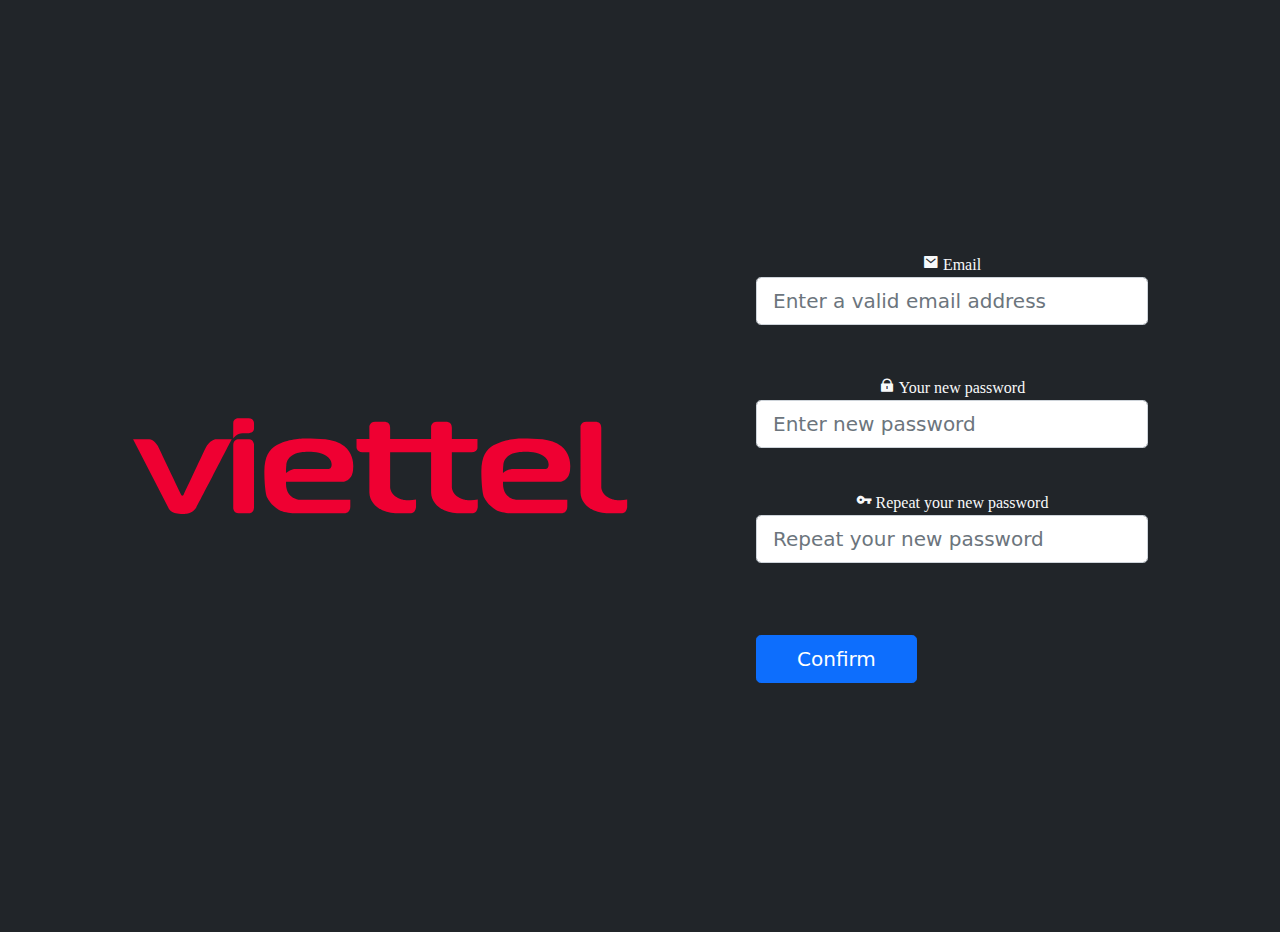
<file: fotgotPassword.html>
<!DOCTYPE html>
<html lang="en">
<head>
    <meta charset="UTF-8">
    <meta http-equiv="X-UA-Compatible" content="IE=edge">
    <meta name="viewport" content="width=device-width, initial-scale=1.0">
    <link rel="stylesheet" href="./asset/css/style.css">
    <link href="./bootstrap-5.0.2-dist/css/bootstrap.min.css" rel="stylesheet" integrity="sha384-EVSTQN3/azprG1Anm3QDgpJLIm9Nao0Yz1ztcQTwFspd3yD65VohhpuuCOmLASjC" crossorigin="anonymous">
    <link href="./asset/themify-icons/themify-icons.css" rel="stylesheet">
    <link rel="stylesheet" href="./asset/fonts/remixicon.css">
    <title>Hello World</title>
</head>
<body id="body-login" class="bg-dark p-3">
    <section class="vh-100 text-light" id="login">
        <div class="container-fluid h-custom">
        <div class="row d-flex justify-content-center align-items-center h-100">
            <div class="col-md-9 col-lg-6 col-xl-5">
            <img src="./asset/image/Viettel_logo_2021.svg"
                class="img-fluid" alt="Sample image">
            </div>
            <div class="col-md-8 col-lg-6 col-xl-4 offset-xl-1">
            <form>
                <!-- Email input -->
                <i class="ri-mail-fill"> Email</i>
                <div class="form-outline mb-4">
                <input type="email" id="form3Example3" class="form-control form-control-lg"
                    placeholder="Enter a valid email address" />
                <label class="form-label" for="form3Example3"></label>
                </div>
    
                <!-- Password input -->
                <i class="ri-lock-fill"> Your new password</i>
                <div class="form-outline mb-3">
                <input type="password" id="form3Example4" class="form-control form-control-lg"
                    placeholder="Enter new password" />
                <label class="form-label" for="form3Example4"></label>
                </div>


                <!-- repeat Password input -->
                <i class="ri-key-fill"> Repeat your new password</i>
                <div class="form-outline mb-3">
                    <input type="password" id="form3Example4d" class="form-control form-control-lg"
                        placeholder="Repeat your new password" />
                    <label class="form-label" for="form3Example4d"></label>
                    </div>
                <div class="d-flex justify-content-between align-items-center">
                </div>
    
                <div class="text-center text-lg-start mt-4 pt-2">
                <button type="button" class="btn btn-primary btn-lg"
                    style="padding-left: 2.5rem; padding-right: 2.5rem;">Confirm</button>
                </div>
    
            </form>
            </div>
        </div>
        <!-- Right -->
        </div>
    </section>
    
    <script src="./bootstrap-5.0.2-dist/js/bootstrap.bundle.min.js" integrity="sha384-MrcW6ZMFYlzcLA8Nl+NtUVF0sA7MsXsP1UyJoMp4YLEuNSfAP+JcXn/tWtIaxVXM" crossorigin="anonymous"></script>
</body>
</html>
</file>
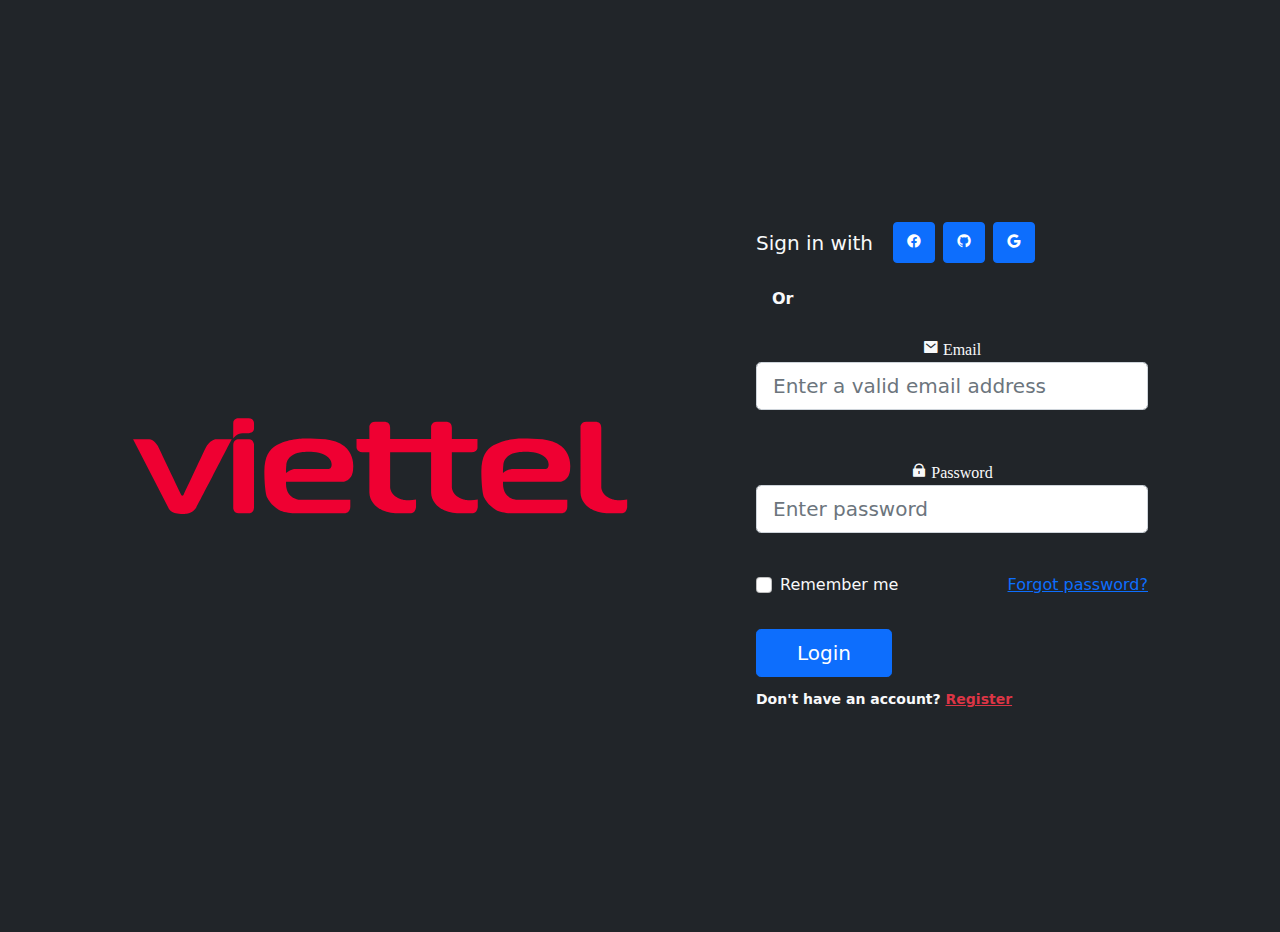
<file: login.html>
<!DOCTYPE html>
<html lang="en">
<head>
    <meta charset="UTF-8">
    <meta http-equiv="X-UA-Compatible" content="IE=edge">
    <meta name="viewport" content="width=device-width, initial-scale=1.0">
    <link rel="stylesheet" href="./asset/css/style.css">
    <link href="./bootstrap-5.0.2-dist/css/bootstrap.min.css" rel="stylesheet" integrity="sha384-EVSTQN3/azprG1Anm3QDgpJLIm9Nao0Yz1ztcQTwFspd3yD65VohhpuuCOmLASjC" crossorigin="anonymous">
    <link href="./asset/themify-icons/themify-icons.css" rel="stylesheet">
    <link rel="stylesheet" href="./asset/fonts/remixicon.css">
    <title>Hello World</title>
</head>
<body id="body-login" class="bg-dark p-3">
    <section class="vh-100 text-light" id="login">
        <div class="container-fluid h-custom">
        <div class="row d-flex justify-content-center align-items-center h-100">
            <div class="col-md-9 col-lg-6 col-xl-5">
            <img src="./asset/image/Viettel_logo_2021.svg"
                class="img-fluid" alt="Sample image">
            </div>
            <div class="col-md-8 col-lg-6 col-xl-4 offset-xl-1">
            <form>
                <div class="d-flex flex-row align-items-center justify-content-center justify-content-lg-start">
                <p class="lead fw-normal mb-0 me-3">Sign in with</p>
                <button type="button" class="btn btn-primary btn-floating mx-1">
                    <i class="ri-facebook-circle-fill"></i>
                </button>
    
                <button type="button" class="btn btn-primary btn-floating mx-1">
                    <i class="ri-github-fill"></i>
                </button>
    
                <button type="button" class="btn btn-primary btn-floating mx-1">
                    <i class="ri-google-fill"></i>
                </button>
                </div>
    
                <div class="divider d-flex align-items-center my-4">
                <p class="text-center fw-bold mx-3 mb-0">Or</p>
                </div>
    
                <!-- Email input -->
                <i class="ri-mail-fill"> Email</i>
                <div class="form-outline mb-4">
                <input type="email" id="form3Example3" class="form-control form-control-lg"
                    placeholder="Enter a valid email address" />
                <label class="form-label" for="form3Example3"></label>
                </div>
    
                <!-- Password input -->
                <i class="ri-lock-fill"> Password</i>
                <div class="form-outline mb-3">
                <input type="password" id="form3Example4" class="form-control form-control-lg"
                    placeholder="Enter password" />
                <label class="form-label" for="form3Example4"></label>
                </div>
    
                <div class="d-flex justify-content-between align-items-center">
                <!-- Checkbox -->
                <div class="form-check mb-0">
                    <input class="form-check-input me-2" type="checkbox" value="" id="form2Example3" />
                    <label class="form-check-label" for="form2Example3">
                    Remember me
                    </label>
                </div>
                <a href="./fotgotPassword.html">Forgot password?</a>
                </div>
    
                <div class="text-center text-lg-start mt-4 pt-2">
                <button type="button" class="btn btn-primary btn-lg"
                    style="padding-left: 2.5rem; padding-right: 2.5rem;">Login</button>
                <p class="small fw-bold mt-2 pt-1 mb-0">Don't have an account? <a href="./Register.html"
                    class="link-danger">Register</a></p>
                </div>
    
            </form>
            </div>
        </div>
        <!-- Right -->
        </div>
    </section>
    
    <script src="./bootstrap-5.0.2-dist/js/bootstrap.bundle.min.js" integrity="sha384-MrcW6ZMFYlzcLA8Nl+NtUVF0sA7MsXsP1UyJoMp4YLEuNSfAP+JcXn/tWtIaxVXM" crossorigin="anonymous"></script>
</body>
</html>
</file>
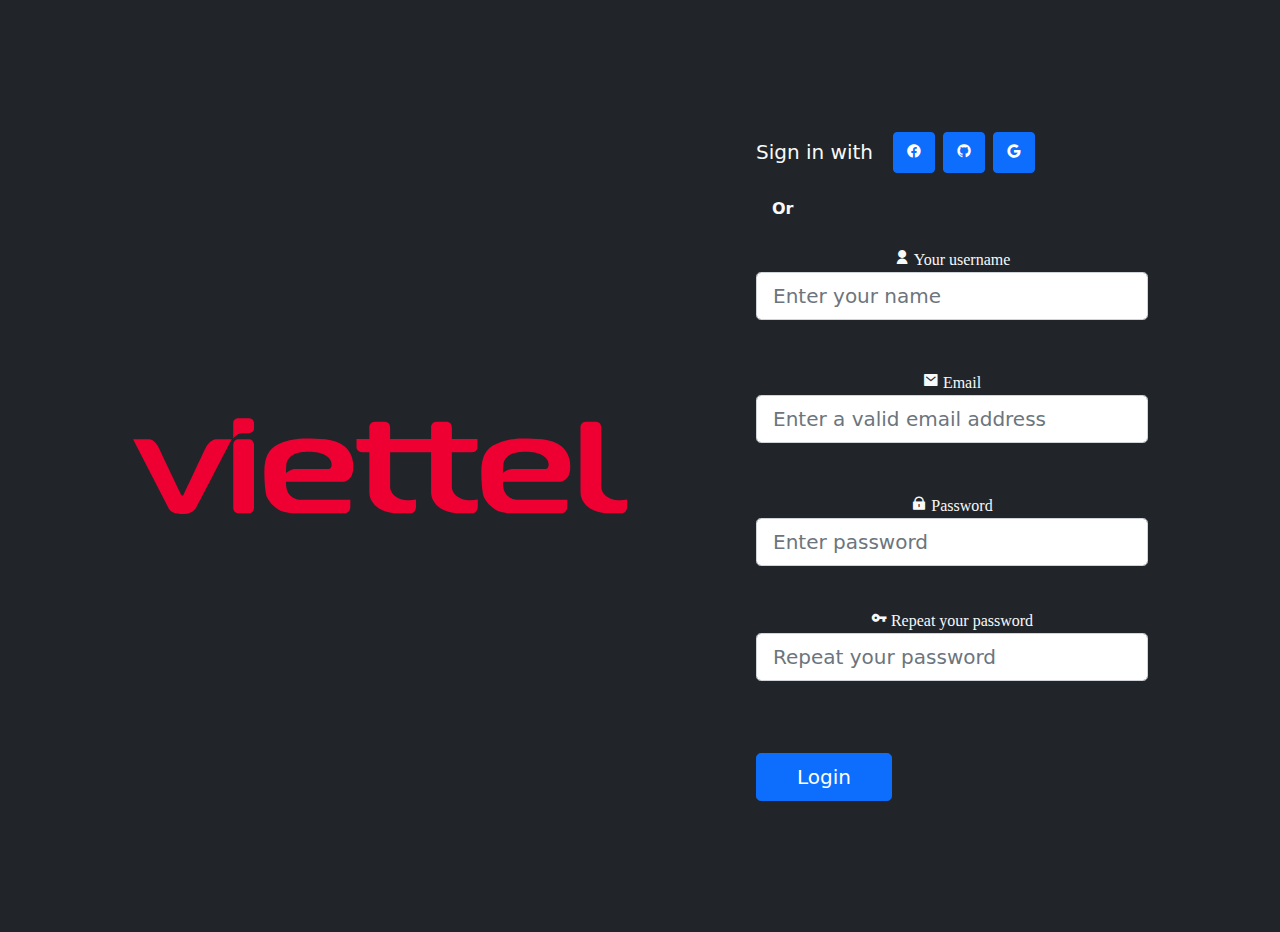
<file: Register.html>
<!DOCTYPE html>
<html lang="en">
<head>
    <meta charset="UTF-8">
    <meta http-equiv="X-UA-Compatible" content="IE=edge">
    <meta name="viewport" content="width=device-width, initial-scale=1.0">
    <link rel="stylesheet" href="./asset/css/style.css">
    <link href="./bootstrap-5.0.2-dist/css/bootstrap.min.css" rel="stylesheet" integrity="sha384-EVSTQN3/azprG1Anm3QDgpJLIm9Nao0Yz1ztcQTwFspd3yD65VohhpuuCOmLASjC" crossorigin="anonymous">
    <link href="./asset/themify-icons/themify-icons.css" rel="stylesheet">
    <link rel="stylesheet" href="./asset/fonts/remixicon.css">
    <title>Hello World</title>
</head>
<body id="body-login" class="bg-dark p-3">
    <section class="vh-100 text-light" id="login">
        <div class="container-fluid h-custom">
        <div class="row d-flex justify-content-center align-items-center h-100">
            <div class="col-md-9 col-lg-6 col-xl-5">
            <img src="./asset/image/Viettel_logo_2021.svg"
                class="img-fluid" alt="Sample image">
            </div>
            <div class="col-md-8 col-lg-6 col-xl-4 offset-xl-1">
            <form>
                <div class="d-flex flex-row align-items-center justify-content-center justify-content-lg-start">
                <p class="lead fw-normal mb-0 me-3">Sign in with</p>
                <button type="button" class="btn btn-primary btn-floating mx-1">
                    <i class="ri-facebook-circle-fill"></i>
                </button>
    
                <button type="button" class="btn btn-primary btn-floating mx-1">
                    <i class="ri-github-fill"></i>
                </button>
    
                <button type="button" class="btn btn-primary btn-floating mx-1">
                    <i class="ri-google-fill"></i>
                </button>
                </div>
    
                <div class="divider d-flex align-items-center my-4">
                <p class="text-center fw-bold mx-3 mb-0">Or</p>
                </div>
                <!-- name input -->
                <i class="ri-user-fill"> Your username</i>
                <div class="form-outline mb-4">
                <input type="name" id="nameinput" class="form-control form-control-lg"
                    placeholder="Enter your name" />
                <label class="form-label" for="nameinput"></label>
                </div>

                <!-- Email input -->
                <i class="ri-mail-fill"> Email</i>
                <div class="form-outline mb-4">
                <input type="email" id="form3Example3" class="form-control form-control-lg"
                    placeholder="Enter a valid email address" />
                <label class="form-label" for="form3Example3"></label>
                </div>
    
                <!-- Password input -->
                <i class="ri-lock-fill"> Password</i>
                <div class="form-outline mb-3">
                <input type="password" id="form3Example4" class="form-control form-control-lg"
                    placeholder="Enter password" />
                <label class="form-label" for="form3Example4"></label>
                </div>


                <!-- repeat Password input -->
                <i class="ri-key-fill"> Repeat your password</i>
                <div class="form-outline mb-3">
                    <input type="password" id="form3Example4d" class="form-control form-control-lg"
                        placeholder="Repeat your password" />
                    <label class="form-label" for="form3Example4d"></label>
                    </div>
                <div class="d-flex justify-content-between align-items-center">
                </div>
    
                <div class="text-center text-lg-start mt-4 pt-2">
                <button type="button" class="btn btn-primary btn-lg"
                    style="padding-left: 2.5rem; padding-right: 2.5rem;">Login</button>
                </div>
    
            </form>
            </div>
        </div>
        <!-- Right -->
        </div>
    </section>
    
    <script src="./bootstrap-5.0.2-dist/js/bootstrap.bundle.min.js" integrity="sha384-MrcW6ZMFYlzcLA8Nl+NtUVF0sA7MsXsP1UyJoMp4YLEuNSfAP+JcXn/tWtIaxVXM" crossorigin="anonymous"></script>
</body>
</html>
</file>
<file: asset/css/style.css>
* {
    padding: 0;
    margin: 0;
    box-sizing: border-box;
}
#navbar_top{
    position: fixed;
    top: 0;
    left: 0;
    right: 0;
}

a, a:hover, a:focus, a:active {
    text-decoration: none;
    color: inherit;
}
#body-login{
    width: 100%;
    height: 100%;
    display: table;
    text-align: center;


}
#login{
    display: table-cell;
    vertical-align: middle;
}
#login-footer{
    clear: both;
    position: relative;
    height: 200px;
    margin-top: -200px;
}

#body-login {
    overflow: hidden; /* Hide scrollbars */
}
</file>
<file: asset/themify-icons/themify-icons.css>
@font-face {
	font-family: 'themify';
	src:url('fonts/themify.eot?-fvbane');
	src:url('fonts/themify.eot?#iefix-fvbane') format('embedded-opentype'),
		url('fonts/themify.woff?-fvbane') format('woff'),
		url('fonts/themify.ttf?-fvbane') format('truetype'),
		url('fonts/themify.svg?-fvbane#themify') format('svg');
	font-weight: normal;
	font-style: normal;
}

[class^="ti-"], [class*=" ti-"] {
	font-family: 'themify';
	speak: none;
	font-style: normal;
	font-weight: normal;
	font-variant: normal;
	text-transform: none;
	line-height: 1;

	/* Better Font Rendering =========== */
	-webkit-font-smoothing: antialiased;
	-moz-osx-font-smoothing: grayscale;
}

.ti-wand:before {
	content: "\e600";
}
.ti-volume:before {
	content: "\e601";
}
.ti-user:before {
	content: "\e602";
}
.ti-unlock:before {
	content: "\e603";
}
.ti-unlink:before {
	content: "\e604";
}
.ti-trash:before {
	content: "\e605";
}
.ti-thought:before {
	content: "\e606";
}
.ti-target:before {
	content: "\e607";
}
.ti-tag:before {
	content: "\e608";
}
.ti-tablet:before {
	content: "\e609";
}
.ti-star:before {
	content: "\e60a";
}
.ti-spray:before {
	content: "\e60b";
}
.ti-signal:before {
	content: "\e60c";
}
.ti-shopping-cart:before {
	content: "\e60d";
}
.ti-shopping-cart-full:before {
	content: "\e60e";
}
.ti-settings:before {
	content: "\e60f";
}
.ti-search:before {
	content: "\e610";
}
.ti-zoom-in:before {
	content: "\e611";
}
.ti-zoom-out:before {
	content: "\e612";
}
.ti-cut:before {
	content: "\e613";
}
.ti-ruler:before {
	content: "\e614";
}
.ti-ruler-pencil:before {
	content: "\e615";
}
.ti-ruler-alt:before {
	content: "\e616";
}
.ti-bookmark:before {
	content: "\e617";
}
.ti-bookmark-alt:before {
	content: "\e618";
}
.ti-reload:before {
	content: "\e619";
}
.ti-plus:before {
	content: "\e61a";
}
.ti-pin:before {
	content: "\e61b";
}
.ti-pencil:before {
	content: "\e61c";
}
.ti-pencil-alt:before {
	content: "\e61d";
}
.ti-paint-roller:before {
	content: "\e61e";
}
.ti-paint-bucket:before {
	content: "\e61f";
}
.ti-na:before {
	content: "\e620";
}
.ti-mobile:before {
	content: "\e621";
}
.ti-minus:before {
	content: "\e622";
}
.ti-medall:before {
	content: "\e623";
}
.ti-medall-alt:before {
	content: "\e624";
}
.ti-marker:before {
	content: "\e625";
}
.ti-marker-alt:before {
	content: "\e626";
}
.ti-arrow-up:before {
	content: "\e627";
}
.ti-arrow-right:before {
	content: "\e628";
}
.ti-arrow-left:before {
	content: "\e629";
}
.ti-arrow-down:before {
	content: "\e62a";
}
.ti-lock:before {
	content: "\e62b";
}
.ti-location-arrow:before {
	content: "\e62c";
}
.ti-link:before {
	content: "\e62d";
}
.ti-layout:before {
	content: "\e62e";
}
.ti-layers:before {
	content: "\e62f";
}
.ti-layers-alt:before {
	content: "\e630";
}
.ti-key:before {
	content: "\e631";
}
.ti-import:before {
	content: "\e632";
}
.ti-image:before {
	content: "\e633";
}
.ti-heart:before {
	content: "\e634";
}
.ti-heart-broken:before {
	content: "\e635";
}
.ti-hand-stop:before {
	content: "\e636";
}
.ti-hand-open:before {
	content: "\e637";
}
.ti-hand-drag:before {
	content: "\e638";
}
.ti-folder:before {
	content: "\e639";
}
.ti-flag:before {
	content: "\e63a";
}
.ti-flag-alt:before {
	content: "\e63b";
}
.ti-flag-alt-2:before {
	content: "\e63c";
}
.ti-eye:before {
	content: "\e63d";
}
.ti-export:before {
	content: "\e63e";
}
.ti-exchange-vertical:before {
	content: "\e63f";
}
.ti-desktop:before {
	content: "\e640";
}
.ti-cup:before {
	content: "\e641";
}
.ti-crown:before {
	content: "\e642";
}
.ti-comments:before {
	content: "\e643";
}
.ti-comment:before {
	content: "\e644";
}
.ti-comment-alt:before {
	content: "\e645";
}
.ti-close:before {
	content: "\e646";
}
.ti-clip:before {
	content: "\e647";
}
.ti-angle-up:before {
	content: "\e648";
}
.ti-angle-right:before {
	content: "\e649";
}
.ti-angle-left:before {
	content: "\e64a";
}
.ti-angle-down:before {
	content: "\e64b";
}
.ti-check:before {
	content: "\e64c";
}
.ti-check-box:before {
	content: "\e64d";
}
.ti-camera:before {
	content: "\e64e";
}
.ti-announcement:before {
	content: "\e64f";
}
.ti-brush:before {
	content: "\e650";
}
.ti-briefcase:before {
	content: "\e651";
}
.ti-bolt:before {
	content: "\e652";
}
.ti-bolt-alt:before {
	content: "\e653";
}
.ti-blackboard:before {
	content: "\e654";
}
.ti-bag:before {
	content: "\e655";
}
.ti-move:before {
	content: "\e656";
}
.ti-arrows-vertical:before {
	content: "\e657";
}
.ti-arrows-horizontal:before {
	content: "\e658";
}
.ti-fullscreen:before {
	content: "\e659";
}
.ti-arrow-top-right:before {
	content: "\e65a";
}
.ti-arrow-top-left:before {
	content: "\e65b";
}
.ti-arrow-circle-up:before {
	content: "\e65c";
}
.ti-arrow-circle-right:before {
	content: "\e65d";
}
.ti-arrow-circle-left:before {
	content: "\e65e";
}
.ti-arrow-circle-down:before {
	content: "\e65f";
}
.ti-angle-double-up:before {
	content: "\e660";
}
.ti-angle-double-right:before {
	content: "\e661";
}
.ti-angle-double-left:before {
	content: "\e662";
}
.ti-angle-double-down:before {
	content: "\e663";
}
.ti-zip:before {
	content: "\e664";
}
.ti-world:before {
	content: "\e665";
}
.ti-wheelchair:before {
	content: "\e666";
}
.ti-view-list:before {
	content: "\e667";
}
.ti-view-list-alt:before {
	content: "\e668";
}
.ti-view-grid:before {
	content: "\e669";
}
.ti-uppercase:before {
	content: "\e66a";
}
.ti-upload:before {
	content: "\e66b";
}
.ti-underline:before {
	content: "\e66c";
}
.ti-truck:before {
	content: "\e66d";
}
.ti-timer:before {
	content: "\e66e";
}
.ti-ticket:before {
	content: "\e66f";
}
.ti-thumb-up:before {
	content: "\e670";
}
.ti-thumb-down:before {
	content: "\e671";
}
.ti-text:before {
	content: "\e672";
}
.ti-stats-up:before {
	content: "\e673";
}
.ti-stats-down:before {
	content: "\e674";
}
.ti-split-v:before {
	content: "\e675";
}
.ti-split-h:before {
	content: "\e676";
}
.ti-smallcap:before {
	content: "\e677";
}
.ti-shine:before {
	content: "\e678";
}
.ti-shift-right:before {
	content: "\e679";
}
.ti-shift-left:before {
	content: "\e67a";
}
.ti-shield:before {
	content: "\e67b";
}
.ti-notepad:before {
	content: "\e67c";
}
.ti-server:before {
	content: "\e67d";
}
.ti-quote-right:before {
	content: "\e67e";
}
.ti-quote-left:before {
	content: "\e67f";
}
.ti-pulse:before {
	content: "\e680";
}
.ti-printer:before {
	content: "\e681";
}
.ti-power-off:before {
	content: "\e682";
}
.ti-plug:before {
	content: "\e683";
}
.ti-pie-chart:before {
	content: "\e684";
}
.ti-paragraph:before {
	content: "\e685";
}
.ti-panel:before {
	content: "\e686";
}
.ti-package:before {
	content: "\e687";
}
.ti-music:before {
	content: "\e688";
}
.ti-music-alt:before {
	content: "\e689";
}
.ti-mouse:before {
	content: "\e68a";
}
.ti-mouse-alt:before {
	content: "\e68b";
}
.ti-money:before {
	content: "\e68c";
}
.ti-microphone:before {
	content: "\e68d";
}
.ti-menu:before {
	content: "\e68e";
}
.ti-menu-alt:before {
	content: "\e68f";
}
.ti-map:before {
	content: "\e690";
}
.ti-map-alt:before {
	content: "\e691";
}
.ti-loop:before {
	content: "\e692";
}
.ti-location-pin:before {
	content: "\e693";
}
.ti-list:before {
	content: "\e694";
}
.ti-light-bulb:before {
	content: "\e695";
}
.ti-Italic:before {
	content: "\e696";
}
.ti-info:before {
	content: "\e697";
}
.ti-infinite:before {
	content: "\e698";
}
.ti-id-badge:before {
	content: "\e699";
}
.ti-hummer:before {
	content: "\e69a";
}
.ti-home:before {
	content: "\e69b";
}
.ti-help:before {
	content: "\e69c";
}
.ti-headphone:before {
	content: "\e69d";
}
.ti-harddrives:before {
	content: "\e69e";
}
.ti-harddrive:before {
	content: "\e69f";
}
.ti-gift:before {
	content: "\e6a0";
}
.ti-game:before {
	content: "\e6a1";
}
.ti-filter:before {
	content: "\e6a2";
}
.ti-files:before {
	content: "\e6a3";
}
.ti-file:before {
	content: "\e6a4";
}
.ti-eraser:before {
	content: "\e6a5";
}
.ti-envelope:before {
	content: "\e6a6";
}
.ti-download:before {
	content: "\e6a7";
}
.ti-direction:before {
	content: "\e6a8";
}
.ti-direction-alt:before {
	content: "\e6a9";
}
.ti-dashboard:before {
	content: "\e6aa";
}
.ti-control-stop:before {
	content: "\e6ab";
}
.ti-control-shuffle:before {
	content: "\e6ac";
}
.ti-control-play:before {
	content: "\e6ad";
}
.ti-control-pause:before {
	content: "\e6ae";
}
.ti-control-forward:before {
	content: "\e6af";
}
.ti-control-backward:before {
	content: "\e6b0";
}
.ti-cloud:before {
	content: "\e6b1";
}
.ti-cloud-up:before {
	content: "\e6b2";
}
.ti-cloud-down:before {
	content: "\e6b3";
}
.ti-clipboard:before {
	content: "\e6b4";
}
.ti-car:before {
	content: "\e6b5";
}
.ti-calendar:before {
	content: "\e6b6";
}
.ti-book:before {
	content: "\e6b7";
}
.ti-bell:before {
	content: "\e6b8";
}
.ti-basketball:before {
	content: "\e6b9";
}
.ti-bar-chart:before {
	content: "\e6ba";
}
.ti-bar-chart-alt:before {
	content: "\e6bb";
}
.ti-back-right:before {
	content: "\e6bc";
}
.ti-back-left:before {
	content: "\e6bd";
}
.ti-arrows-corner:before {
	content: "\e6be";
}
.ti-archive:before {
	content: "\e6bf";
}
.ti-anchor:before {
	content: "\e6c0";
}
.ti-align-right:before {
	content: "\e6c1";
}
.ti-align-left:before {
	content: "\e6c2";
}
.ti-align-justify:before {
	content: "\e6c3";
}
.ti-align-center:before {
	content: "\e6c4";
}
.ti-alert:before {
	content: "\e6c5";
}
.ti-alarm-clock:before {
	content: "\e6c6";
}
.ti-agenda:before {
	content: "\e6c7";
}
.ti-write:before {
	content: "\e6c8";
}
.ti-window:before {
	content: "\e6c9";
}
.ti-widgetized:before {
	content: "\e6ca";
}
.ti-widget:before {
	content: "\e6cb";
}
.ti-widget-alt:before {
	content: "\e6cc";
}
.ti-wallet:before {
	content: "\e6cd";
}
.ti-video-clapper:before {
	content: "\e6ce";
}
.ti-video-camera:before {
	content: "\e6cf";
}
.ti-vector:before {
	content: "\e6d0";
}
.ti-themify-logo:before {
	content: "\e6d1";
}
.ti-themify-favicon:before {
	content: "\e6d2";
}
.ti-themify-favicon-alt:before {
	content: "\e6d3";
}
.ti-support:before {
	content: "\e6d4";
}
.ti-stamp:before {
	content: "\e6d5";
}
.ti-split-v-alt:before {
	content: "\e6d6";
}
.ti-slice:before {
	content: "\e6d7";
}
.ti-shortcode:before {
	content: "\e6d8";
}
.ti-shift-right-alt:before {
	content: "\e6d9";
}
.ti-shift-left-alt:before {
	content: "\e6da";
}
.ti-ruler-alt-2:before {
	content: "\e6db";
}
.ti-receipt:before {
	content: "\e6dc";
}
.ti-pin2:before {
	content: "\e6dd";
}
.ti-pin-alt:before {
	content: "\e6de";
}
.ti-pencil-alt2:before {
	content: "\e6df";
}
.ti-palette:before {
	content: "\e6e0";
}
.ti-more:before {
	content: "\e6e1";
}
.ti-more-alt:before {
	content: "\e6e2";
}
.ti-microphone-alt:before {
	content: "\e6e3";
}
.ti-magnet:before {
	content: "\e6e4";
}
.ti-line-double:before {
	content: "\e6e5";
}
.ti-line-dotted:before {
	content: "\e6e6";
}
.ti-line-dashed:before {
	content: "\e6e7";
}
.ti-layout-width-full:before {
	content: "\e6e8";
}
.ti-layout-width-default:before {
	content: "\e6e9";
}
.ti-layout-width-default-alt:before {
	content: "\e6ea";
}
.ti-layout-tab:before {
	content: "\e6eb";
}
.ti-layout-tab-window:before {
	content: "\e6ec";
}
.ti-layout-tab-v:before {
	content: "\e6ed";
}
.ti-layout-tab-min:before {
	content: "\e6ee";
}
.ti-layout-slider:before {
	content: "\e6ef";
}
.ti-layout-slider-alt:before {
	content: "\e6f0";
}
.ti-layout-sidebar-right:before {
	content: "\e6f1";
}
.ti-layout-sidebar-none:before {
	content: "\e6f2";
}
.ti-layout-sidebar-left:before {
	content: "\e6f3";
}
.ti-layout-placeholder:before {
	content: "\e6f4";
}
.ti-layout-menu:before {
	content: "\e6f5";
}
.ti-layout-menu-v:before {
	content: "\e6f6";
}
.ti-layout-menu-separated:before {
	content: "\e6f7";
}
.ti-layout-menu-full:before {
	content: "\e6f8";
}
.ti-layout-media-right-alt:before {
	content: "\e6f9";
}
.ti-layout-media-right:before {
	content: "\e6fa";
}
.ti-layout-media-overlay:before {
	content: "\e6fb";
}
.ti-layout-media-overlay-alt:before {
	content: "\e6fc";
}
.ti-layout-media-overlay-alt-2:before {
	content: "\e6fd";
}
.ti-layout-media-left-alt:before {
	content: "\e6fe";
}
.ti-layout-media-left:before {
	content: "\e6ff";
}
.ti-layout-media-center-alt:before {
	content: "\e700";
}
.ti-layout-media-center:before {
	content: "\e701";
}
.ti-layout-list-thumb:before {
	content: "\e702";
}
.ti-layout-list-thumb-alt:before {
	content: "\e703";
}
.ti-layout-list-post:before {
	content: "\e704";
}
.ti-layout-list-large-image:before {
	content: "\e705";
}
.ti-layout-line-solid:before {
	content: "\e706";
}
.ti-layout-grid4:before {
	content: "\e707";
}
.ti-layout-grid3:before {
	content: "\e708";
}
.ti-layout-grid2:before {
	content: "\e709";
}
.ti-layout-grid2-thumb:before {
	content: "\e70a";
}
.ti-layout-cta-right:before {
	content: "\e70b";
}
.ti-layout-cta-left:before {
	content: "\e70c";
}
.ti-layout-cta-center:before {
	content: "\e70d";
}
.ti-layout-cta-btn-right:before {
	content: "\e70e";
}
.ti-layout-cta-btn-left:before {
	content: "\e70f";
}
.ti-layout-column4:before {
	content: "\e710";
}
.ti-layout-column3:before {
	content: "\e711";
}
.ti-layout-column2:before {
	content: "\e712";
}
.ti-layout-accordion-separated:before {
	content: "\e713";
}
.ti-layout-accordion-merged:before {
	content: "\e714";
}
.ti-layout-accordion-list:before {
	content: "\e715";
}
.ti-ink-pen:before {
	content: "\e716";
}
.ti-info-alt:before {
	content: "\e717";
}
.ti-help-alt:before {
	content: "\e718";
}
.ti-headphone-alt:before {
	content: "\e719";
}
.ti-hand-point-up:before {
	content: "\e71a";
}
.ti-hand-point-right:before {
	content: "\e71b";
}
.ti-hand-point-left:before {
	content: "\e71c";
}
.ti-hand-point-down:before {
	content: "\e71d";
}
.ti-gallery:before {
	content: "\e71e";
}
.ti-face-smile:before {
	content: "\e71f";
}
.ti-face-sad:before {
	content: "\e720";
}
.ti-credit-card:before {
	content: "\e721";
}
.ti-control-skip-forward:before {
	content: "\e722";
}
.ti-control-skip-backward:before {
	content: "\e723";
}
.ti-control-record:before {
	content: "\e724";
}
.ti-control-eject:before {
	content: "\e725";
}
.ti-comments-smiley:before {
	content: "\e726";
}
.ti-brush-alt:before {
	content: "\e727";
}
.ti-youtube:before {
	content: "\e728";
}
.ti-vimeo:before {
	content: "\e729";
}
.ti-twitter:before {
	content: "\e72a";
}
.ti-time:before {
	content: "\e72b";
}
.ti-tumblr:before {
	content: "\e72c";
}
.ti-skype:before {
	content: "\e72d";
}
.ti-share:before {
	content: "\e72e";
}
.ti-share-alt:before {
	content: "\e72f";
}
.ti-rocket:before {
	content: "\e730";
}
.ti-pinterest:before {
	content: "\e731";
}
.ti-new-window:before {
	content: "\e732";
}
.ti-microsoft:before {
	content: "\e733";
}
.ti-list-ol:before {
	content: "\e734";
}
.ti-linkedin:before {
	content: "\e735";
}
.ti-layout-sidebar-2:before {
	content: "\e736";
}
.ti-layout-grid4-alt:before {
	content: "\e737";
}
.ti-layout-grid3-alt:before {
	content: "\e738";
}
.ti-layout-grid2-alt:before {
	content: "\e739";
}
.ti-layout-column4-alt:before {
	content: "\e73a";
}
.ti-layout-column3-alt:before {
	content: "\e73b";
}
.ti-layout-column2-alt:before {
	content: "\e73c";
}
.ti-instagram:before {
	content: "\e73d";
}
.ti-google:before {
	content: "\e73e";
}
.ti-github:before {
	content: "\e73f";
}
.ti-flickr:before {
	content: "\e740";
}
.ti-facebook:before {
	content: "\e741";
}
.ti-dropbox:before {
	content: "\e742";
}
.ti-dribbble:before {
	content: "\e743";
}
.ti-apple:before {
	content: "\e744";
}
.ti-android:before {
	content: "\e745";
}
.ti-save:before {
	content: "\e746";
}
.ti-save-alt:before {
	content: "\e747";
}
.ti-yahoo:before {
	content: "\e748";
}
.ti-wordpress:before {
	content: "\e749";
}
.ti-vimeo-alt:before {
	content: "\e74a";
}
.ti-twitter-alt:before {
	content: "\e74b";
}
.ti-tumblr-alt:before {
	content: "\e74c";
}
.ti-trello:before {
	content: "\e74d";
}
.ti-stack-overflow:before {
	content: "\e74e";
}
.ti-soundcloud:before {
	content: "\e74f";
}
.ti-sharethis:before {
	content: "\e750";
}
.ti-sharethis-alt:before {
	content: "\e751";
}
.ti-reddit:before {
	content: "\e752";
}
.ti-pinterest-alt:before {
	content: "\e753";
}
.ti-microsoft-alt:before {
	content: "\e754";
}
.ti-linux:before {
	content: "\e755";
}
.ti-jsfiddle:before {
	content: "\e756";
}
.ti-joomla:before {
	content: "\e757";
}
.ti-html5:before {
	content: "\e758";
}
.ti-flickr-alt:before {
	content: "\e759";
}
.ti-email:before {
	content: "\e75a";
}
.ti-drupal:before {
	content: "\e75b";
}
.ti-dropbox-alt:before {
	content: "\e75c";
}
.ti-css3:before {
	content: "\e75d";
}
.ti-rss:before {
	content: "\e75e";
}
.ti-rss-alt:before {
	content: "\e75f";
}
</file>
<file: asset/themify-icons/demo-files/demo.css>
body {
	font: normal 1em/1.5em Arial, Helvetica, sans-serif;
	max-width: 90%;
	margin: 30px auto 0;
}
h1, h3 {
	font-weight: normal;
}
h3 {
	font-size: 1.4;
	text-transform: uppercase;
	letter-spacing: 1px;
}

.icon-section {
	margin: 0 0 3em;
	clear: both;
	overflow: hidden;
}
.icon-container {
	width: 240px; 
	padding: .7em 0;
	float: left; 
	position: relative;
	text-align: left;
}
.icon-container [class^="ti-"], 
.icon-container [class*=" ti-"] {
	color: #000;
	position: absolute;
	margin-top: 3px;
	transition: .3s;
}
.icon-container:hover [class^="ti-"],
.icon-container:hover [class*=" ti-"] {
	font-size: 2.2em;
	margin-top: -5px;
}
.icon-container:hover .icon-name {
	color: #000;
}
.icon-name {
	color: #aaa;
	margin-left: 35px;
	font-size: .8em;
	transition: .3s;
}
.icon-container:hover .icon-name {
	margin-left: 45px;
}
</file>
<file: asset/themify-icons/ie7/ie7.css>
.ti-wand {
	*zoom: expression(this.runtimeStyle['zoom'] = '1', this.innerHTML = '&#xe600;');
}
.ti-volume {
	*zoom: expression(this.runtimeStyle['zoom'] = '1', this.innerHTML = '&#xe601;');
}
.ti-user {
	*zoom: expression(this.runtimeStyle['zoom'] = '1', this.innerHTML = '&#xe602;');
}
.ti-unlock {
	*zoom: expression(this.runtimeStyle['zoom'] = '1', this.innerHTML = '&#xe603;');
}
.ti-unlink {
	*zoom: expression(this.runtimeStyle['zoom'] = '1', this.innerHTML = '&#xe604;');
}
.ti-trash {
	*zoom: expression(this.runtimeStyle['zoom'] = '1', this.innerHTML = '&#xe605;');
}
.ti-thought {
	*zoom: expression(this.runtimeStyle['zoom'] = '1', this.innerHTML = '&#xe606;');
}
.ti-target {
	*zoom: expression(this.runtimeStyle['zoom'] = '1', this.innerHTML = '&#xe607;');
}
.ti-tag {
	*zoom: expression(this.runtimeStyle['zoom'] = '1', this.innerHTML = '&#xe608;');
}
.ti-tablet {
	*zoom: expression(this.runtimeStyle['zoom'] = '1', this.innerHTML = '&#xe609;');
}
.ti-star {
	*zoom: expression(this.runtimeStyle['zoom'] = '1', this.innerHTML = '&#xe60a;');
}
.ti-spray {
	*zoom: expression(this.runtimeStyle['zoom'] = '1', this.innerHTML = '&#xe60b;');
}
.ti-signal {
	*zoom: expression(this.runtimeStyle['zoom'] = '1', this.innerHTML = '&#xe60c;');
}
.ti-shopping-cart {
	*zoom: expression(this.runtimeStyle['zoom'] = '1', this.innerHTML = '&#xe60d;');
}
.ti-shopping-cart-full {
	*zoom: expression(this.runtimeStyle['zoom'] = '1', this.innerHTML = '&#xe60e;');
}
.ti-settings {
	*zoom: expression(this.runtimeStyle['zoom'] = '1', this.innerHTML = '&#xe60f;');
}
.ti-search {
	*zoom: expression(this.runtimeStyle['zoom'] = '1', this.innerHTML = '&#xe610;');
}
.ti-zoom-in {
	*zoom: expression(this.runtimeStyle['zoom'] = '1', this.innerHTML = '&#xe611;');
}
.ti-zoom-out {
	*zoom: expression(this.runtimeStyle['zoom'] = '1', this.innerHTML = '&#xe612;');
}
.ti-cut {
	*zoom: expression(this.runtimeStyle['zoom'] = '1', this.innerHTML = '&#xe613;');
}
.ti-ruler {
	*zoom: expression(this.runtimeStyle['zoom'] = '1', this.innerHTML = '&#xe614;');
}
.ti-ruler-pencil {
	*zoom: expression(this.runtimeStyle['zoom'] = '1', this.innerHTML = '&#xe615;');
}
.ti-ruler-alt {
	*zoom: expression(this.runtimeStyle['zoom'] = '1', this.innerHTML = '&#xe616;');
}
.ti-bookmark {
	*zoom: expression(this.runtimeStyle['zoom'] = '1', this.innerHTML = '&#xe617;');
}
.ti-bookmark-alt {
	*zoom: expression(this.runtimeStyle['zoom'] = '1', this.innerHTML = '&#xe618;');
}
.ti-reload {
	*zoom: expression(this.runtimeStyle['zoom'] = '1', this.innerHTML = '&#xe619;');
}
.ti-plus {
	*zoom: expression(this.runtimeStyle['zoom'] = '1', this.innerHTML = '&#xe61a;');
}
.ti-pin {
	*zoom: expression(this.runtimeStyle['zoom'] = '1', this.innerHTML = '&#xe61b;');
}
.ti-pencil {
	*zoom: expression(this.runtimeStyle['zoom'] = '1', this.innerHTML = '&#xe61c;');
}
.ti-pencil-alt {
	*zoom: expression(this.runtimeStyle['zoom'] = '1', this.innerHTML = '&#xe61d;');
}
.ti-paint-roller {
	*zoom: expression(this.runtimeStyle['zoom'] = '1', this.innerHTML = '&#xe61e;');
}
.ti-paint-bucket {
	*zoom: expression(this.runtimeStyle['zoom'] = '1', this.innerHTML = '&#xe61f;');
}
.ti-na {
	*zoom: expression(this.runtimeStyle['zoom'] = '1', this.innerHTML = '&#xe620;');
}
.ti-mobile {
	*zoom: expression(this.runtimeStyle['zoom'] = '1', this.innerHTML = '&#xe621;');
}
.ti-minus {
	*zoom: expression(this.runtimeStyle['zoom'] = '1', this.innerHTML = '&#xe622;');
}
.ti-medall {
	*zoom: expression(this.runtimeStyle['zoom'] = '1', this.innerHTML = '&#xe623;');
}
.ti-medall-alt {
	*zoom: expression(this.runtimeStyle['zoom'] = '1', this.innerHTML = '&#xe624;');
}
.ti-marker {
	*zoom: expression(this.runtimeStyle['zoom'] = '1', this.innerHTML = '&#xe625;');
}
.ti-marker-alt {
	*zoom: expression(this.runtimeStyle['zoom'] = '1', this.innerHTML = '&#xe626;');
}
.ti-arrow-up {
	*zoom: expression(this.runtimeStyle['zoom'] = '1', this.innerHTML = '&#xe627;');
}
.ti-arrow-right {
	*zoom: expression(this.runtimeStyle['zoom'] = '1', this.innerHTML = '&#xe628;');
}
.ti-arrow-left {
	*zoom: expression(this.runtimeStyle['zoom'] = '1', this.innerHTML = '&#xe629;');
}
.ti-arrow-down {
	*zoom: expression(this.runtimeStyle['zoom'] = '1', this.innerHTML = '&#xe62a;');
}
.ti-lock {
	*zoom: expression(this.runtimeStyle['zoom'] = '1', this.innerHTML = '&#xe62b;');
}
.ti-location-arrow {
	*zoom: expression(this.runtimeStyle['zoom'] = '1', this.innerHTML = '&#xe62c;');
}
.ti-link {
	*zoom: expression(this.runtimeStyle['zoom'] = '1', this.innerHTML = '&#xe62d;');
}
.ti-layout {
	*zoom: expression(this.runtimeStyle['zoom'] = '1', this.innerHTML = '&#xe62e;');
}
.ti-layers {
	*zoom: expression(this.runtimeStyle['zoom'] = '1', this.innerHTML = '&#xe62f;');
}
.ti-layers-alt {
	*zoom: expression(this.runtimeStyle['zoom'] = '1', this.innerHTML = '&#xe630;');
}
.ti-key {
	*zoom: expression(this.runtimeStyle['zoom'] = '1', this.innerHTML = '&#xe631;');
}
.ti-import {
	*zoom: expression(this.runtimeStyle['zoom'] = '1', this.innerHTML = '&#xe632;');
}
.ti-image {
	*zoom: expression(this.runtimeStyle['zoom'] = '1', this.innerHTML = '&#xe633;');
}
.ti-heart {
	*zoom: expression(this.runtimeStyle['zoom'] = '1', this.innerHTML = '&#xe634;');
}
.ti-heart-broken {
	*zoom: expression(this.runtimeStyle['zoom'] = '1', this.innerHTML = '&#xe635;');
}
.ti-hand-stop {
	*zoom: expression(this.runtimeStyle['zoom'] = '1', this.innerHTML = '&#xe636;');
}
.ti-hand-open {
	*zoom: expression(this.runtimeStyle['zoom'] = '1', this.innerHTML = '&#xe637;');
}
.ti-hand-drag {
	*zoom: expression(this.runtimeStyle['zoom'] = '1', this.innerHTML = '&#xe638;');
}
.ti-folder {
	*zoom: expression(this.runtimeStyle['zoom'] = '1', this.innerHTML = '&#xe639;');
}
.ti-flag {
	*zoom: expression(this.runtimeStyle['zoom'] = '1', this.innerHTML = '&#xe63a;');
}
.ti-flag-alt {
	*zoom: expression(this.runtimeStyle['zoom'] = '1', this.innerHTML = '&#xe63b;');
}
.ti-flag-alt-2 {
	*zoom: expression(this.runtimeStyle['zoom'] = '1', this.innerHTML = '&#xe63c;');
}
.ti-eye {
	*zoom: expression(this.runtimeStyle['zoom'] = '1', this.innerHTML = '&#xe63d;');
}
.ti-export {
	*zoom: expression(this.runtimeStyle['zoom'] = '1', this.innerHTML = '&#xe63e;');
}
.ti-exchange-vertical {
	*zoom: expression(this.runtimeStyle['zoom'] = '1', this.innerHTML = '&#xe63f;');
}
.ti-desktop {
	*zoom: expression(this.runtimeStyle['zoom'] = '1', this.innerHTML = '&#xe640;');
}
.ti-cup {
	*zoom: expression(this.runtimeStyle['zoom'] = '1', this.innerHTML = '&#xe641;');
}
.ti-crown {
	*zoom: expression(this.runtimeStyle['zoom'] = '1', this.innerHTML = '&#xe642;');
}
.ti-comments {
	*zoom: expression(this.runtimeStyle['zoom'] = '1', this.innerHTML = '&#xe643;');
}
.ti-comment {
	*zoom: expression(this.runtimeStyle['zoom'] = '1', this.innerHTML = '&#xe644;');
}
.ti-comment-alt {
	*zoom: expression(this.runtimeStyle['zoom'] = '1', this.innerHTML = '&#xe645;');
}
.ti-close {
	*zoom: expression(this.runtimeStyle['zoom'] = '1', this.innerHTML = '&#xe646;');
}
.ti-clip {
	*zoom: expression(this.runtimeStyle['zoom'] = '1', this.innerHTML = '&#xe647;');
}
.ti-angle-up {
	*zoom: expression(this.runtimeStyle['zoom'] = '1', this.innerHTML = '&#xe648;');
}
.ti-angle-right {
	*zoom: expression(this.runtimeStyle['zoom'] = '1', this.innerHTML = '&#xe649;');
}
.ti-angle-left {
	*zoom: expression(this.runtimeStyle['zoom'] = '1', this.innerHTML = '&#xe64a;');
}
.ti-angle-down {
	*zoom: expression(this.runtimeStyle['zoom'] = '1', this.innerHTML = '&#xe64b;');
}
.ti-check {
	*zoom: expression(this.runtimeStyle['zoom'] = '1', this.innerHTML = '&#xe64c;');
}
.ti-check-box {
	*zoom: expression(this.runtimeStyle['zoom'] = '1', this.innerHTML = '&#xe64d;');
}
.ti-camera {
	*zoom: expression(this.runtimeStyle['zoom'] = '1', this.innerHTML = '&#xe64e;');
}
.ti-announcement {
	*zoom: expression(this.runtimeStyle['zoom'] = '1', this.innerHTML = '&#xe64f;');
}
.ti-brush {
	*zoom: expression(this.runtimeStyle['zoom'] = '1', this.innerHTML = '&#xe650;');
}
.ti-briefcase {
	*zoom: expression(this.runtimeStyle['zoom'] = '1', this.innerHTML = '&#xe651;');
}
.ti-bolt {
	*zoom: expression(this.runtimeStyle['zoom'] = '1', this.innerHTML = '&#xe652;');
}
.ti-bolt-alt {
	*zoom: expression(this.runtimeStyle['zoom'] = '1', this.innerHTML = '&#xe653;');
}
.ti-blackboard {
	*zoom: expression(this.runtimeStyle['zoom'] = '1', this.innerHTML = '&#xe654;');
}
.ti-bag {
	*zoom: expression(this.runtimeStyle['zoom'] = '1', this.innerHTML = '&#xe655;');
}
.ti-move {
	*zoom: expression(this.runtimeStyle['zoom'] = '1', this.innerHTML = '&#xe656;');
}
.ti-arrows-vertical {
	*zoom: expression(this.runtimeStyle['zoom'] = '1', this.innerHTML = '&#xe657;');
}
.ti-arrows-horizontal {
	*zoom: expression(this.runtimeStyle['zoom'] = '1', this.innerHTML = '&#xe658;');
}
.ti-fullscreen {
	*zoom: expression(this.runtimeStyle['zoom'] = '1', this.innerHTML = '&#xe659;');
}
.ti-arrow-top-right {
	*zoom: expression(this.runtimeStyle['zoom'] = '1', this.innerHTML = '&#xe65a;');
}
.ti-arrow-top-left {
	*zoom: expression(this.runtimeStyle['zoom'] = '1', this.innerHTML = '&#xe65b;');
}
.ti-arrow-circle-up {
	*zoom: expression(this.runtimeStyle['zoom'] = '1', this.innerHTML = '&#xe65c;');
}
.ti-arrow-circle-right {
	*zoom: expression(this.runtimeStyle['zoom'] = '1', this.innerHTML = '&#xe65d;');
}
.ti-arrow-circle-left {
	*zoom: expression(this.runtimeStyle['zoom'] = '1', this.innerHTML = '&#xe65e;');
}
.ti-arrow-circle-down {
	*zoom: expression(this.runtimeStyle['zoom'] = '1', this.innerHTML = '&#xe65f;');
}
.ti-angle-double-up {
	*zoom: expression(this.runtimeStyle['zoom'] = '1', this.innerHTML = '&#xe660;');
}
.ti-angle-double-right {
	*zoom: expression(this.runtimeStyle['zoom'] = '1', this.innerHTML = '&#xe661;');
}
.ti-angle-double-left {
	*zoom: expression(this.runtimeStyle['zoom'] = '1', this.innerHTML = '&#xe662;');
}
.ti-angle-double-down {
	*zoom: expression(this.runtimeStyle['zoom'] = '1', this.innerHTML = '&#xe663;');
}
.ti-zip {
	*zoom: expression(this.runtimeStyle['zoom'] = '1', this.innerHTML = '&#xe664;');
}
.ti-world {
	*zoom: expression(this.runtimeStyle['zoom'] = '1', this.innerHTML = '&#xe665;');
}
.ti-wheelchair {
	*zoom: expression(this.runtimeStyle['zoom'] = '1', this.innerHTML = '&#xe666;');
}
.ti-view-list {
	*zoom: expression(this.runtimeStyle['zoom'] = '1', this.innerHTML = '&#xe667;');
}
.ti-view-list-alt {
	*zoom: expression(this.runtimeStyle['zoom'] = '1', this.innerHTML = '&#xe668;');
}
.ti-view-grid {
	*zoom: expression(this.runtimeStyle['zoom'] = '1', this.innerHTML = '&#xe669;');
}
.ti-uppercase {
	*zoom: expression(this.runtimeStyle['zoom'] = '1', this.innerHTML = '&#xe66a;');
}
.ti-upload {
	*zoom: expression(this.runtimeStyle['zoom'] = '1', this.innerHTML = '&#xe66b;');
}
.ti-underline {
	*zoom: expression(this.runtimeStyle['zoom'] = '1', this.innerHTML = '&#xe66c;');
}
.ti-truck {
	*zoom: expression(this.runtimeStyle['zoom'] = '1', this.innerHTML = '&#xe66d;');
}
.ti-timer {
	*zoom: expression(this.runtimeStyle['zoom'] = '1', this.innerHTML = '&#xe66e;');
}
.ti-ticket {
	*zoom: expression(this.runtimeStyle['zoom'] = '1', this.innerHTML = '&#xe66f;');
}
.ti-thumb-up {
	*zoom: expression(this.runtimeStyle['zoom'] = '1', this.innerHTML = '&#xe670;');
}
.ti-thumb-down {
	*zoom: expression(this.runtimeStyle['zoom'] = '1', this.innerHTML = '&#xe671;');
}
.ti-text {
	*zoom: expression(this.runtimeStyle['zoom'] = '1', this.innerHTML = '&#xe672;');
}
.ti-stats-up {
	*zoom: expression(this.runtimeStyle['zoom'] = '1', this.innerHTML = '&#xe673;');
}
.ti-stats-down {
	*zoom: expression(this.runtimeStyle['zoom'] = '1', this.innerHTML = '&#xe674;');
}
.ti-split-v {
	*zoom: expression(this.runtimeStyle['zoom'] = '1', this.innerHTML = '&#xe675;');
}
.ti-split-h {
	*zoom: expression(this.runtimeStyle['zoom'] = '1', this.innerHTML = '&#xe676;');
}
.ti-smallcap {
	*zoom: expression(this.runtimeStyle['zoom'] = '1', this.innerHTML = '&#xe677;');
}
.ti-shine {
	*zoom: expression(this.runtimeStyle['zoom'] = '1', this.innerHTML = '&#xe678;');
}
.ti-shift-right {
	*zoom: expression(this.runtimeStyle['zoom'] = '1', this.innerHTML = '&#xe679;');
}
.ti-shift-left {
	*zoom: expression(this.runtimeStyle['zoom'] = '1', this.innerHTML = '&#xe67a;');
}
.ti-shield {
	*zoom: expression(this.runtimeStyle['zoom'] = '1', this.innerHTML = '&#xe67b;');
}
.ti-notepad {
	*zoom: expression(this.runtimeStyle['zoom'] = '1', this.innerHTML = '&#xe67c;');
}
.ti-server {
	*zoom: expression(this.runtimeStyle['zoom'] = '1', this.innerHTML = '&#xe67d;');
}
.ti-quote-right {
	*zoom: expression(this.runtimeStyle['zoom'] = '1', this.innerHTML = '&#xe67e;');
}
.ti-quote-left {
	*zoom: expression(this.runtimeStyle['zoom'] = '1', this.innerHTML = '&#xe67f;');
}
.ti-pulse {
	*zoom: expression(this.runtimeStyle['zoom'] = '1', this.innerHTML = '&#xe680;');
}
.ti-printer {
	*zoom: expression(this.runtimeStyle['zoom'] = '1', this.innerHTML = '&#xe681;');
}
.ti-power-off {
	*zoom: expression(this.runtimeStyle['zoom'] = '1', this.innerHTML = '&#xe682;');
}
.ti-plug {
	*zoom: expression(this.runtimeStyle['zoom'] = '1', this.innerHTML = '&#xe683;');
}
.ti-pie-chart {
	*zoom: expression(this.runtimeStyle['zoom'] = '1', this.innerHTML = '&#xe684;');
}
.ti-paragraph {
	*zoom: expression(this.runtimeStyle['zoom'] = '1', this.innerHTML = '&#xe685;');
}
.ti-panel {
	*zoom: expression(this.runtimeStyle['zoom'] = '1', this.innerHTML = '&#xe686;');
}
.ti-package {
	*zoom: expression(this.runtimeStyle['zoom'] = '1', this.innerHTML = '&#xe687;');
}
.ti-music {
	*zoom: expression(this.runtimeStyle['zoom'] = '1', this.innerHTML = '&#xe688;');
}
.ti-music-alt {
	*zoom: expression(this.runtimeStyle['zoom'] = '1', this.innerHTML = '&#xe689;');
}
.ti-mouse {
	*zoom: expression(this.runtimeStyle['zoom'] = '1', this.innerHTML = '&#xe68a;');
}
.ti-mouse-alt {
	*zoom: expression(this.runtimeStyle['zoom'] = '1', this.innerHTML = '&#xe68b;');
}
.ti-money {
	*zoom: expression(this.runtimeStyle['zoom'] = '1', this.innerHTML = '&#xe68c;');
}
.ti-microphone {
	*zoom: expression(this.runtimeStyle['zoom'] = '1', this.innerHTML = '&#xe68d;');
}
.ti-menu {
	*zoom: expression(this.runtimeStyle['zoom'] = '1', this.innerHTML = '&#xe68e;');
}
.ti-menu-alt {
	*zoom: expression(this.runtimeStyle['zoom'] = '1', this.innerHTML = '&#xe68f;');
}
.ti-map {
	*zoom: expression(this.runtimeStyle['zoom'] = '1', this.innerHTML = '&#xe690;');
}
.ti-map-alt {
	*zoom: expression(this.runtimeStyle['zoom'] = '1', this.innerHTML = '&#xe691;');
}
.ti-loop {
	*zoom: expression(this.runtimeStyle['zoom'] = '1', this.innerHTML = '&#xe692;');
}
.ti-location-pin {
	*zoom: expression(this.runtimeStyle['zoom'] = '1', this.innerHTML = '&#xe693;');
}
.ti-list {
	*zoom: expression(this.runtimeStyle['zoom'] = '1', this.innerHTML = '&#xe694;');
}
.ti-light-bulb {
	*zoom: expression(this.runtimeStyle['zoom'] = '1', this.innerHTML = '&#xe695;');
}
.ti-Italic {
	*zoom: expression(this.runtimeStyle['zoom'] = '1', this.innerHTML = '&#xe696;');
}
.ti-info {
	*zoom: expression(this.runtimeStyle['zoom'] = '1', this.innerHTML = '&#xe697;');
}
.ti-infinite {
	*zoom: expression(this.runtimeStyle['zoom'] = '1', this.innerHTML = '&#xe698;');
}
.ti-id-badge {
	*zoom: expression(this.runtimeStyle['zoom'] = '1', this.innerHTML = '&#xe699;');
}
.ti-hummer {
	*zoom: expression(this.runtimeStyle['zoom'] = '1', this.innerHTML = '&#xe69a;');
}
.ti-home {
	*zoom: expression(this.runtimeStyle['zoom'] = '1', this.innerHTML = '&#xe69b;');
}
.ti-help {
	*zoom: expression(this.runtimeStyle['zoom'] = '1', this.innerHTML = '&#xe69c;');
}
.ti-headphone {
	*zoom: expression(this.runtimeStyle['zoom'] = '1', this.innerHTML = '&#xe69d;');
}
.ti-harddrives {
	*zoom: expression(this.runtimeStyle['zoom'] = '1', this.innerHTML = '&#xe69e;');
}
.ti-harddrive {
	*zoom: expression(this.runtimeStyle['zoom'] = '1', this.innerHTML = '&#xe69f;');
}
.ti-gift {
	*zoom: expression(this.runtimeStyle['zoom'] = '1', this.innerHTML = '&#xe6a0;');
}
.ti-game {
	*zoom: expression(this.runtimeStyle['zoom'] = '1', this.innerHTML = '&#xe6a1;');
}
.ti-filter {
	*zoom: expression(this.runtimeStyle['zoom'] = '1', this.innerHTML = '&#xe6a2;');
}
.ti-files {
	*zoom: expression(this.runtimeStyle['zoom'] = '1', this.innerHTML = '&#xe6a3;');
}
.ti-file {
	*zoom: expression(this.runtimeStyle['zoom'] = '1', this.innerHTML = '&#xe6a4;');
}
.ti-eraser {
	*zoom: expression(this.runtimeStyle['zoom'] = '1', this.innerHTML = '&#xe6a5;');
}
.ti-envelope {
	*zoom: expression(this.runtimeStyle['zoom'] = '1', this.innerHTML = '&#xe6a6;');
}
.ti-download {
	*zoom: expression(this.runtimeStyle['zoom'] = '1', this.innerHTML = '&#xe6a7;');
}
.ti-direction {
	*zoom: expression(this.runtimeStyle['zoom'] = '1', this.innerHTML = '&#xe6a8;');
}
.ti-direction-alt {
	*zoom: expression(this.runtimeStyle['zoom'] = '1', this.innerHTML = '&#xe6a9;');
}
.ti-dashboard {
	*zoom: expression(this.runtimeStyle['zoom'] = '1', this.innerHTML = '&#xe6aa;');
}
.ti-control-stop {
	*zoom: expression(this.runtimeStyle['zoom'] = '1', this.innerHTML = '&#xe6ab;');
}
.ti-control-shuffle {
	*zoom: expression(this.runtimeStyle['zoom'] = '1', this.innerHTML = '&#xe6ac;');
}
.ti-control-play {
	*zoom: expression(this.runtimeStyle['zoom'] = '1', this.innerHTML = '&#xe6ad;');
}
.ti-control-pause {
	*zoom: expression(this.runtimeStyle['zoom'] = '1', this.innerHTML = '&#xe6ae;');
}
.ti-control-forward {
	*zoom: expression(this.runtimeStyle['zoom'] = '1', this.innerHTML = '&#xe6af;');
}
.ti-control-backward {
	*zoom: expression(this.runtimeStyle['zoom'] = '1', this.innerHTML = '&#xe6b0;');
}
.ti-cloud {
	*zoom: expression(this.runtimeStyle['zoom'] = '1', this.innerHTML = '&#xe6b1;');
}
.ti-cloud-up {
	*zoom: expression(this.runtimeStyle['zoom'] = '1', this.innerHTML = '&#xe6b2;');
}
.ti-cloud-down {
	*zoom: expression(this.runtimeStyle['zoom'] = '1', this.innerHTML = '&#xe6b3;');
}
.ti-clipboard {
	*zoom: expression(this.runtimeStyle['zoom'] = '1', this.innerHTML = '&#xe6b4;');
}
.ti-car {
	*zoom: expression(this.runtimeStyle['zoom'] = '1', this.innerHTML = '&#xe6b5;');
}
.ti-calendar {
	*zoom: expression(this.runtimeStyle['zoom'] = '1', this.innerHTML = '&#xe6b6;');
}
.ti-book {
	*zoom: expression(this.runtimeStyle['zoom'] = '1', this.innerHTML = '&#xe6b7;');
}
.ti-bell {
	*zoom: expression(this.runtimeStyle['zoom'] = '1', this.innerHTML = '&#xe6b8;');
}
.ti-basketball {
	*zoom: expression(this.runtimeStyle['zoom'] = '1', this.innerHTML = '&#xe6b9;');
}
.ti-bar-chart {
	*zoom: expression(this.runtimeStyle['zoom'] = '1', this.innerHTML = '&#xe6ba;');
}
.ti-bar-chart-alt {
	*zoom: expression(this.runtimeStyle['zoom'] = '1', this.innerHTML = '&#xe6bb;');
}
.ti-back-right {
	*zoom: expression(this.runtimeStyle['zoom'] = '1', this.innerHTML = '&#xe6bc;');
}
.ti-back-left {
	*zoom: expression(this.runtimeStyle['zoom'] = '1', this.innerHTML = '&#xe6bd;');
}
.ti-arrows-corner {
	*zoom: expression(this.runtimeStyle['zoom'] = '1', this.innerHTML = '&#xe6be;');
}
.ti-archive {
	*zoom: expression(this.runtimeStyle['zoom'] = '1', this.innerHTML = '&#xe6bf;');
}
.ti-anchor {
	*zoom: expression(this.runtimeStyle['zoom'] = '1', this.innerHTML = '&#xe6c0;');
}
.ti-align-right {
	*zoom: expression(this.runtimeStyle['zoom'] = '1', this.innerHTML = '&#xe6c1;');
}
.ti-align-left {
	*zoom: expression(this.runtimeStyle['zoom'] = '1', this.innerHTML = '&#xe6c2;');
}
.ti-align-justify {
	*zoom: expression(this.runtimeStyle['zoom'] = '1', this.innerHTML = '&#xe6c3;');
}
.ti-align-center {
	*zoom: expression(this.runtimeStyle['zoom'] = '1', this.innerHTML = '&#xe6c4;');
}
.ti-alert {
	*zoom: expression(this.runtimeStyle['zoom'] = '1', this.innerHTML = '&#xe6c5;');
}
.ti-alarm-clock {
	*zoom: expression(this.runtimeStyle['zoom'] = '1', this.innerHTML = '&#xe6c6;');
}
.ti-agenda {
	*zoom: expression(this.runtimeStyle['zoom'] = '1', this.innerHTML = '&#xe6c7;');
}
.ti-write {
	*zoom: expression(this.runtimeStyle['zoom'] = '1', this.innerHTML = '&#xe6c8;');
}
.ti-window {
	*zoom: expression(this.runtimeStyle['zoom'] = '1', this.innerHTML = '&#xe6c9;');
}
.ti-widgetized {
	*zoom: expression(this.runtimeStyle['zoom'] = '1', this.innerHTML = '&#xe6ca;');
}
.ti-widget {
	*zoom: expression(this.runtimeStyle['zoom'] = '1', this.innerHTML = '&#xe6cb;');
}
.ti-widget-alt {
	*zoom: expression(this.runtimeStyle['zoom'] = '1', this.innerHTML = '&#xe6cc;');
}
.ti-wallet {
	*zoom: expression(this.runtimeStyle['zoom'] = '1', this.innerHTML = '&#xe6cd;');
}
.ti-video-clapper {
	*zoom: expression(this.runtimeStyle['zoom'] = '1', this.innerHTML = '&#xe6ce;');
}
.ti-video-camera {
	*zoom: expression(this.runtimeStyle['zoom'] = '1', this.innerHTML = '&#xe6cf;');
}
.ti-vector {
	*zoom: expression(this.runtimeStyle['zoom'] = '1', this.innerHTML = '&#xe6d0;');
}
.ti-themify-logo {
	*zoom: expression(this.runtimeStyle['zoom'] = '1', this.innerHTML = '&#xe6d1;');
}
.ti-themify-favicon {
	*zoom: expression(this.runtimeStyle['zoom'] = '1', this.innerHTML = '&#xe6d2;');
}
.ti-themify-favicon-alt {
	*zoom: expression(this.runtimeStyle['zoom'] = '1', this.innerHTML = '&#xe6d3;');
}
.ti-support {
	*zoom: expression(this.runtimeStyle['zoom'] = '1', this.innerHTML = '&#xe6d4;');
}
.ti-stamp {
	*zoom: expression(this.runtimeStyle['zoom'] = '1', this.innerHTML = '&#xe6d5;');
}
.ti-split-v-alt {
	*zoom: expression(this.runtimeStyle['zoom'] = '1', this.innerHTML = '&#xe6d6;');
}
.ti-slice {
	*zoom: expression(this.runtimeStyle['zoom'] = '1', this.innerHTML = '&#xe6d7;');
}
.ti-shortcode {
	*zoom: expression(this.runtimeStyle['zoom'] = '1', this.innerHTML = '&#xe6d8;');
}
.ti-shift-right-alt {
	*zoom: expression(this.runtimeStyle['zoom'] = '1', this.innerHTML = '&#xe6d9;');
}
.ti-shift-left-alt {
	*zoom: expression(this.runtimeStyle['zoom'] = '1', this.innerHTML = '&#xe6da;');
}
.ti-ruler-alt-2 {
	*zoom: expression(this.runtimeStyle['zoom'] = '1', this.innerHTML = '&#xe6db;');
}
.ti-receipt {
	*zoom: expression(this.runtimeStyle['zoom'] = '1', this.innerHTML = '&#xe6dc;');
}
.ti-pin2 {
	*zoom: expression(this.runtimeStyle['zoom'] = '1', this.innerHTML = '&#xe6dd;');
}
.ti-pin-alt {
	*zoom: expression(this.runtimeStyle['zoom'] = '1', this.innerHTML = '&#xe6de;');
}
.ti-pencil-alt2 {
	*zoom: expression(this.runtimeStyle['zoom'] = '1', this.innerHTML = '&#xe6df;');
}
.ti-palette {
	*zoom: expression(this.runtimeStyle['zoom'] = '1', this.innerHTML = '&#xe6e0;');
}
.ti-more {
	*zoom: expression(this.runtimeStyle['zoom'] = '1', this.innerHTML = '&#xe6e1;');
}
.ti-more-alt {
	*zoom: expression(this.runtimeStyle['zoom'] = '1', this.innerHTML = '&#xe6e2;');
}
.ti-microphone-alt {
	*zoom: expression(this.runtimeStyle['zoom'] = '1', this.innerHTML = '&#xe6e3;');
}
.ti-magnet {
	*zoom: expression(this.runtimeStyle['zoom'] = '1', this.innerHTML = '&#xe6e4;');
}
.ti-line-double {
	*zoom: expression(this.runtimeStyle['zoom'] = '1', this.innerHTML = '&#xe6e5;');
}
.ti-line-dotted {
	*zoom: expression(this.runtimeStyle['zoom'] = '1', this.innerHTML = '&#xe6e6;');
}
.ti-line-dashed {
	*zoom: expression(this.runtimeStyle['zoom'] = '1', this.innerHTML = '&#xe6e7;');
}
.ti-layout-width-full {
	*zoom: expression(this.runtimeStyle['zoom'] = '1', this.innerHTML = '&#xe6e8;');
}
.ti-layout-width-default {
	*zoom: expression(this.runtimeStyle['zoom'] = '1', this.innerHTML = '&#xe6e9;');
}
.ti-layout-width-default-alt {
	*zoom: expression(this.runtimeStyle['zoom'] = '1', this.innerHTML = '&#xe6ea;');
}
.ti-layout-tab {
	*zoom: expression(this.runtimeStyle['zoom'] = '1', this.innerHTML = '&#xe6eb;');
}
.ti-layout-tab-window {
	*zoom: expression(this.runtimeStyle['zoom'] = '1', this.innerHTML = '&#xe6ec;');
}
.ti-layout-tab-v {
	*zoom: expression(this.runtimeStyle['zoom'] = '1', this.innerHTML = '&#xe6ed;');
}
.ti-layout-tab-min {
	*zoom: expression(this.runtimeStyle['zoom'] = '1', this.innerHTML = '&#xe6ee;');
}
.ti-layout-slider {
	*zoom: expression(this.runtimeStyle['zoom'] = '1', this.innerHTML = '&#xe6ef;');
}
.ti-layout-slider-alt {
	*zoom: expression(this.runtimeStyle['zoom'] = '1', this.innerHTML = '&#xe6f0;');
}
.ti-layout-sidebar-right {
	*zoom: expression(this.runtimeStyle['zoom'] = '1', this.innerHTML = '&#xe6f1;');
}
.ti-layout-sidebar-none {
	*zoom: expression(this.runtimeStyle['zoom'] = '1', this.innerHTML = '&#xe6f2;');
}
.ti-layout-sidebar-left {
	*zoom: expression(this.runtimeStyle['zoom'] = '1', this.innerHTML = '&#xe6f3;');
}
.ti-layout-placeholder {
	*zoom: expression(this.runtimeStyle['zoom'] = '1', this.innerHTML = '&#xe6f4;');
}
.ti-layout-menu {
	*zoom: expression(this.runtimeStyle['zoom'] = '1', this.innerHTML = '&#xe6f5;');
}
.ti-layout-menu-v {
	*zoom: expression(this.runtimeStyle['zoom'] = '1', this.innerHTML = '&#xe6f6;');
}
.ti-layout-menu-separated {
	*zoom: expression(this.runtimeStyle['zoom'] = '1', this.innerHTML = '&#xe6f7;');
}
.ti-layout-menu-full {
	*zoom: expression(this.runtimeStyle['zoom'] = '1', this.innerHTML = '&#xe6f8;');
}
.ti-layout-media-right-alt {
	*zoom: expression(this.runtimeStyle['zoom'] = '1', this.innerHTML = '&#xe6f9;');
}
.ti-layout-media-right {
	*zoom: expression(this.runtimeStyle['zoom'] = '1', this.innerHTML = '&#xe6fa;');
}
.ti-layout-media-overlay {
	*zoom: expression(this.runtimeStyle['zoom'] = '1', this.innerHTML = '&#xe6fb;');
}
.ti-layout-media-overlay-alt {
	*zoom: expression(this.runtimeStyle['zoom'] = '1', this.innerHTML = '&#xe6fc;');
}
.ti-layout-media-overlay-alt-2 {
	*zoom: expression(this.runtimeStyle['zoom'] = '1', this.innerHTML = '&#xe6fd;');
}
.ti-layout-media-left-alt {
	*zoom: expression(this.runtimeStyle['zoom'] = '1', this.innerHTML = '&#xe6fe;');
}
.ti-layout-media-left {
	*zoom: expression(this.runtimeStyle['zoom'] = '1', this.innerHTML = '&#xe6ff;');
}
.ti-layout-media-center-alt {
	*zoom: expression(this.runtimeStyle['zoom'] = '1', this.innerHTML = '&#xe700;');
}
.ti-layout-media-center {
	*zoom: expression(this.runtimeStyle['zoom'] = '1', this.innerHTML = '&#xe701;');
}
.ti-layout-list-thumb {
	*zoom: expression(this.runtimeStyle['zoom'] = '1', this.innerHTML = '&#xe702;');
}
.ti-layout-list-thumb-alt {
	*zoom: expression(this.runtimeStyle['zoom'] = '1', this.innerHTML = '&#xe703;');
}
.ti-layout-list-post {
	*zoom: expression(this.runtimeStyle['zoom'] = '1', this.innerHTML = '&#xe704;');
}
.ti-layout-list-large-image {
	*zoom: expression(this.runtimeStyle['zoom'] = '1', this.innerHTML = '&#xe705;');
}
.ti-layout-line-solid {
	*zoom: expression(this.runtimeStyle['zoom'] = '1', this.innerHTML = '&#xe706;');
}
.ti-layout-grid4 {
	*zoom: expression(this.runtimeStyle['zoom'] = '1', this.innerHTML = '&#xe707;');
}
.ti-layout-grid3 {
	*zoom: expression(this.runtimeStyle['zoom'] = '1', this.innerHTML = '&#xe708;');
}
.ti-layout-grid2 {
	*zoom: expression(this.runtimeStyle['zoom'] = '1', this.innerHTML = '&#xe709;');
}
.ti-layout-grid2-thumb {
	*zoom: expression(this.runtimeStyle['zoom'] = '1', this.innerHTML = '&#xe70a;');
}
.ti-layout-cta-right {
	*zoom: expression(this.runtimeStyle['zoom'] = '1', this.innerHTML = '&#xe70b;');
}
.ti-layout-cta-left {
	*zoom: expression(this.runtimeStyle['zoom'] = '1', this.innerHTML = '&#xe70c;');
}
.ti-layout-cta-center {
	*zoom: expression(this.runtimeStyle['zoom'] = '1', this.innerHTML = '&#xe70d;');
}
.ti-layout-cta-btn-right {
	*zoom: expression(this.runtimeStyle['zoom'] = '1', this.innerHTML = '&#xe70e;');
}
.ti-layout-cta-btn-left {
	*zoom: expression(this.runtimeStyle['zoom'] = '1', this.innerHTML = '&#xe70f;');
}
.ti-layout-column4 {
	*zoom: expression(this.runtimeStyle['zoom'] = '1', this.innerHTML = '&#xe710;');
}
.ti-layout-column3 {
	*zoom: expression(this.runtimeStyle['zoom'] = '1', this.innerHTML = '&#xe711;');
}
.ti-layout-column2 {
	*zoom: expression(this.runtimeStyle['zoom'] = '1', this.innerHTML = '&#xe712;');
}
.ti-layout-accordion-separated {
	*zoom: expression(this.runtimeStyle['zoom'] = '1', this.innerHTML = '&#xe713;');
}
.ti-layout-accordion-merged {
	*zoom: expression(this.runtimeStyle['zoom'] = '1', this.innerHTML = '&#xe714;');
}
.ti-layout-accordion-list {
	*zoom: expression(this.runtimeStyle['zoom'] = '1', this.innerHTML = '&#xe715;');
}
.ti-ink-pen {
	*zoom: expression(this.runtimeStyle['zoom'] = '1', this.innerHTML = '&#xe716;');
}
.ti-info-alt {
	*zoom: expression(this.runtimeStyle['zoom'] = '1', this.innerHTML = '&#xe717;');
}
.ti-help-alt {
	*zoom: expression(this.runtimeStyle['zoom'] = '1', this.innerHTML = '&#xe718;');
}
.ti-headphone-alt {
	*zoom: expression(this.runtimeStyle['zoom'] = '1', this.innerHTML = '&#xe719;');
}
.ti-hand-point-up {
	*zoom: expression(this.runtimeStyle['zoom'] = '1', this.innerHTML = '&#xe71a;');
}
.ti-hand-point-right {
	*zoom: expression(this.runtimeStyle['zoom'] = '1', this.innerHTML = '&#xe71b;');
}
.ti-hand-point-left {
	*zoom: expression(this.runtimeStyle['zoom'] = '1', this.innerHTML = '&#xe71c;');
}
.ti-hand-point-down {
	*zoom: expression(this.runtimeStyle['zoom'] = '1', this.innerHTML = '&#xe71d;');
}
.ti-gallery {
	*zoom: expression(this.runtimeStyle['zoom'] = '1', this.innerHTML = '&#xe71e;');
}
.ti-face-smile {
	*zoom: expression(this.runtimeStyle['zoom'] = '1', this.innerHTML = '&#xe71f;');
}
.ti-face-sad {
	*zoom: expression(this.runtimeStyle['zoom'] = '1', this.innerHTML = '&#xe720;');
}
.ti-credit-card {
	*zoom: expression(this.runtimeStyle['zoom'] = '1', this.innerHTML = '&#xe721;');
}
.ti-control-skip-forward {
	*zoom: expression(this.runtimeStyle['zoom'] = '1', this.innerHTML = '&#xe722;');
}
.ti-control-skip-backward {
	*zoom: expression(this.runtimeStyle['zoom'] = '1', this.innerHTML = '&#xe723;');
}
.ti-control-record {
	*zoom: expression(this.runtimeStyle['zoom'] = '1', this.innerHTML = '&#xe724;');
}
.ti-control-eject {
	*zoom: expression(this.runtimeStyle['zoom'] = '1', this.innerHTML = '&#xe725;');
}
.ti-comments-smiley {
	*zoom: expression(this.runtimeStyle['zoom'] = '1', this.innerHTML = '&#xe726;');
}
.ti-brush-alt {
	*zoom: expression(this.runtimeStyle['zoom'] = '1', this.innerHTML = '&#xe727;');
}
.ti-youtube {
	*zoom: expression(this.runtimeStyle['zoom'] = '1', this.innerHTML = '&#xe728;');
}
.ti-vimeo {
	*zoom: expression(this.runtimeStyle['zoom'] = '1', this.innerHTML = '&#xe729;');
}
.ti-twitter {
	*zoom: expression(this.runtimeStyle['zoom'] = '1', this.innerHTML = '&#xe72a;');
}
.ti-time {
	*zoom: expression(this.runtimeStyle['zoom'] = '1', this.innerHTML = '&#xe72b;');
}
.ti-tumblr {
	*zoom: expression(this.runtimeStyle['zoom'] = '1', this.innerHTML = '&#xe72c;');
}
.ti-skype {
	*zoom: expression(this.runtimeStyle['zoom'] = '1', this.innerHTML = '&#xe72d;');
}
.ti-share {
	*zoom: expression(this.runtimeStyle['zoom'] = '1', this.innerHTML = '&#xe72e;');
}
.ti-share-alt {
	*zoom: expression(this.runtimeStyle['zoom'] = '1', this.innerHTML = '&#xe72f;');
}
.ti-rocket {
	*zoom: expression(this.runtimeStyle['zoom'] = '1', this.innerHTML = '&#xe730;');
}
.ti-pinterest {
	*zoom: expression(this.runtimeStyle['zoom'] = '1', this.innerHTML = '&#xe731;');
}
.ti-new-window {
	*zoom: expression(this.runtimeStyle['zoom'] = '1', this.innerHTML = '&#xe732;');
}
.ti-microsoft {
	*zoom: expression(this.runtimeStyle['zoom'] = '1', this.innerHTML = '&#xe733;');
}
.ti-list-ol {
	*zoom: expression(this.runtimeStyle['zoom'] = '1', this.innerHTML = '&#xe734;');
}
.ti-linkedin {
	*zoom: expression(this.runtimeStyle['zoom'] = '1', this.innerHTML = '&#xe735;');
}
.ti-layout-sidebar-2 {
	*zoom: expression(this.runtimeStyle['zoom'] = '1', this.innerHTML = '&#xe736;');
}
.ti-layout-grid4-alt {
	*zoom: expression(this.runtimeStyle['zoom'] = '1', this.innerHTML = '&#xe737;');
}
.ti-layout-grid3-alt {
	*zoom: expression(this.runtimeStyle['zoom'] = '1', this.innerHTML = '&#xe738;');
}
.ti-layout-grid2-alt {
	*zoom: expression(this.runtimeStyle['zoom'] = '1', this.innerHTML = '&#xe739;');
}
.ti-layout-column4-alt {
	*zoom: expression(this.runtimeStyle['zoom'] = '1', this.innerHTML = '&#xe73a;');
}
.ti-layout-column3-alt {
	*zoom: expression(this.runtimeStyle['zoom'] = '1', this.innerHTML = '&#xe73b;');
}
.ti-layout-column2-alt {
	*zoom: expression(this.runtimeStyle['zoom'] = '1', this.innerHTML = '&#xe73c;');
}
.ti-instagram {
	*zoom: expression(this.runtimeStyle['zoom'] = '1', this.innerHTML = '&#xe73d;');
}
.ti-google {
	*zoom: expression(this.runtimeStyle['zoom'] = '1', this.innerHTML = '&#xe73e;');
}
.ti-github {
	*zoom: expression(this.runtimeStyle['zoom'] = '1', this.innerHTML = '&#xe73f;');
}
.ti-flickr {
	*zoom: expression(this.runtimeStyle['zoom'] = '1', this.innerHTML = '&#xe740;');
}
.ti-facebook {
	*zoom: expression(this.runtimeStyle['zoom'] = '1', this.innerHTML = '&#xe741;');
}
.ti-dropbox {
	*zoom: expression(this.runtimeStyle['zoom'] = '1', this.innerHTML = '&#xe742;');
}
.ti-dribbble {
	*zoom: expression(this.runtimeStyle['zoom'] = '1', this.innerHTML = '&#xe743;');
}
.ti-apple {
	*zoom: expression(this.runtimeStyle['zoom'] = '1', this.innerHTML = '&#xe744;');
}
.ti-android {
	*zoom: expression(this.runtimeStyle['zoom'] = '1', this.innerHTML = '&#xe745;');
}
.ti-save {
	*zoom: expression(this.runtimeStyle['zoom'] = '1', this.innerHTML = '&#xe746;');
}
.ti-save-alt {
	*zoom: expression(this.runtimeStyle['zoom'] = '1', this.innerHTML = '&#xe747;');
}
.ti-yahoo {
	*zoom: expression(this.runtimeStyle['zoom'] = '1', this.innerHTML = '&#xe748;');
}
.ti-wordpress {
	*zoom: expression(this.runtimeStyle['zoom'] = '1', this.innerHTML = '&#xe749;');
}
.ti-vimeo-alt {
	*zoom: expression(this.runtimeStyle['zoom'] = '1', this.innerHTML = '&#xe74a;');
}
.ti-twitter-alt {
	*zoom: expression(this.runtimeStyle['zoom'] = '1', this.innerHTML = '&#xe74b;');
}
.ti-tumblr-alt {
	*zoom: expression(this.runtimeStyle['zoom'] = '1', this.innerHTML = '&#xe74c;');
}
.ti-trello {
	*zoom: expression(this.runtimeStyle['zoom'] = '1', this.innerHTML = '&#xe74d;');
}
.ti-stack-overflow {
	*zoom: expression(this.runtimeStyle['zoom'] = '1', this.innerHTML = '&#xe74e;');
}
.ti-soundcloud {
	*zoom: expression(this.runtimeStyle['zoom'] = '1', this.innerHTML = '&#xe74f;');
}
.ti-sharethis {
	*zoom: expression(this.runtimeStyle['zoom'] = '1', this.innerHTML = '&#xe750;');
}
.ti-sharethis-alt {
	*zoom: expression(this.runtimeStyle['zoom'] = '1', this.innerHTML = '&#xe751;');
}
.ti-reddit {
	*zoom: expression(this.runtimeStyle['zoom'] = '1', this.innerHTML = '&#xe752;');
}
.ti-pinterest-alt {
	*zoom: expression(this.runtimeStyle['zoom'] = '1', this.innerHTML = '&#xe753;');
}
.ti-microsoft-alt {
	*zoom: expression(this.runtimeStyle['zoom'] = '1', this.innerHTML = '&#xe754;');
}
.ti-linux {
	*zoom: expression(this.runtimeStyle['zoom'] = '1', this.innerHTML = '&#xe755;');
}
.ti-jsfiddle {
	*zoom: expression(this.runtimeStyle['zoom'] = '1', this.innerHTML = '&#xe756;');
}
.ti-joomla {
	*zoom: expression(this.runtimeStyle['zoom'] = '1', this.innerHTML = '&#xe757;');
}
.ti-html5 {
	*zoom: expression(this.runtimeStyle['zoom'] = '1', this.innerHTML = '&#xe758;');
}
.ti-flickr-alt {
	*zoom: expression(this.runtimeStyle['zoom'] = '1', this.innerHTML = '&#xe759;');
}
.ti-email {
	*zoom: expression(this.runtimeStyle['zoom'] = '1', this.innerHTML = '&#xe75a;');
}
.ti-drupal {
	*zoom: expression(this.runtimeStyle['zoom'] = '1', this.innerHTML = '&#xe75b;');
}
.ti-dropbox-alt {
	*zoom: expression(this.runtimeStyle['zoom'] = '1', this.innerHTML = '&#xe75c;');
}
.ti-css3 {
	*zoom: expression(this.runtimeStyle['zoom'] = '1', this.innerHTML = '&#xe75d;');
}
.ti-rss {
	*zoom: expression(this.runtimeStyle['zoom'] = '1', this.innerHTML = '&#xe75e;');
}
.ti-rss-alt {
	*zoom: expression(this.runtimeStyle['zoom'] = '1', this.innerHTML = '&#xe75f;');
}
</file>
